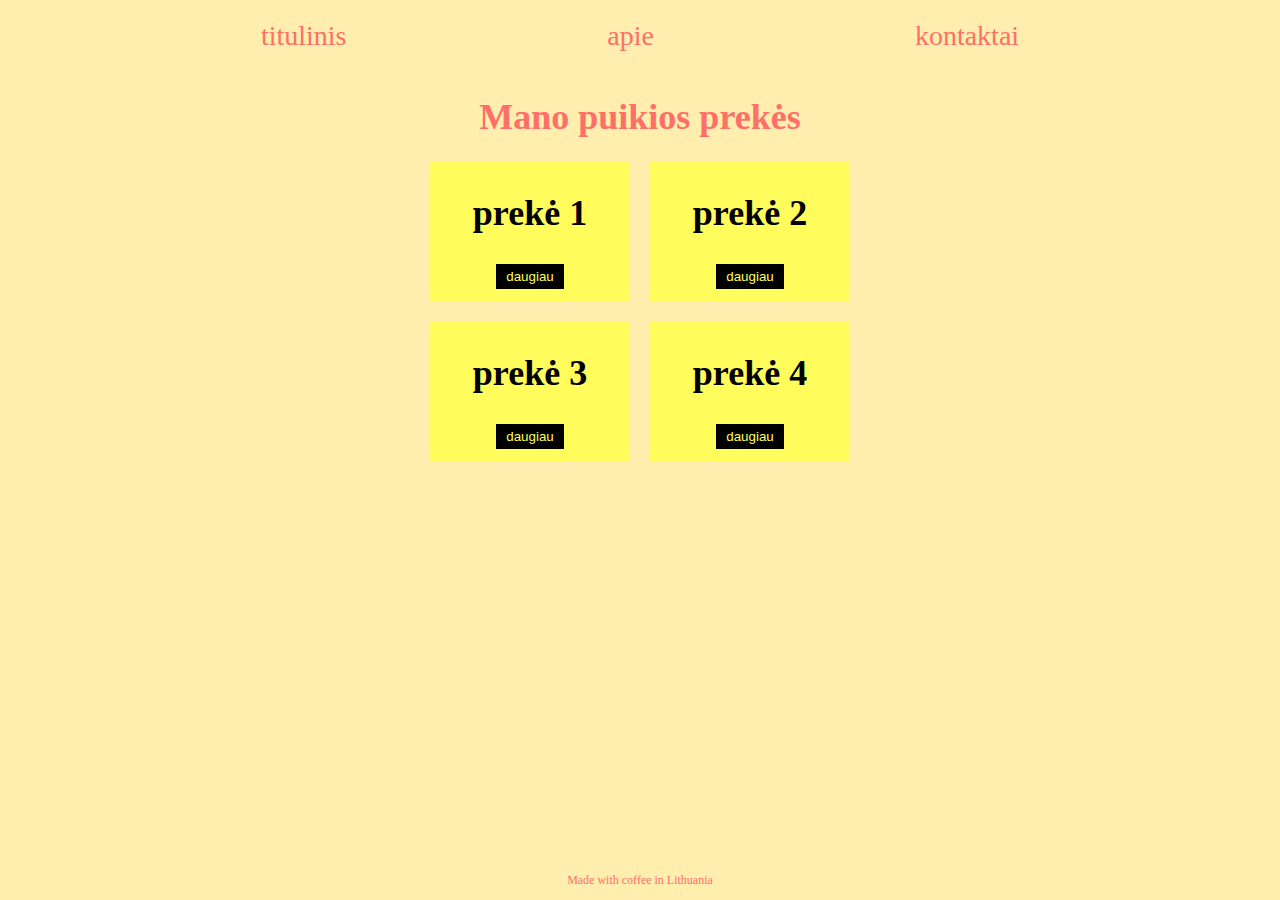
<file: d02/d01/cssvariables/index.html>
<html>
    <head>
        <link rel="stylesheet" href="basic.css">
        <link rel="stylesheet" href="style.css">
    </head>
    <body>
        <header>
            <nav id="navbar">
                <ul>
                    <li><a href="#">titulinis</a></li>
                    <li><a href="#">apie</a></li>
                    <li><a href="#">kontaktai</a></li>
                </ul>
            </nav>
        </header>
        <main>
            <h1>Mano puikios prekės</h1>
            <div class="grid">
                <div class="item">
                    <h2>prekė 1</h2>
                    <button>daugiau</button>
                </div>
                <div class="item">
                    <h2>prekė 2</h2>
                    <button>daugiau</button>
                </div>
                <div class="item">
                    <h2>prekė 3</h2>
                    <button>daugiau</button>
                </div>
                <div class="item featured">
                    <h2>prekė 4</h2>
                    <button>daugiau</button>
                </div>
            </div>
        </main>
        <footer><p>Made with coffee in Lithuania</p></footer>
    </body>
</html>
</file>
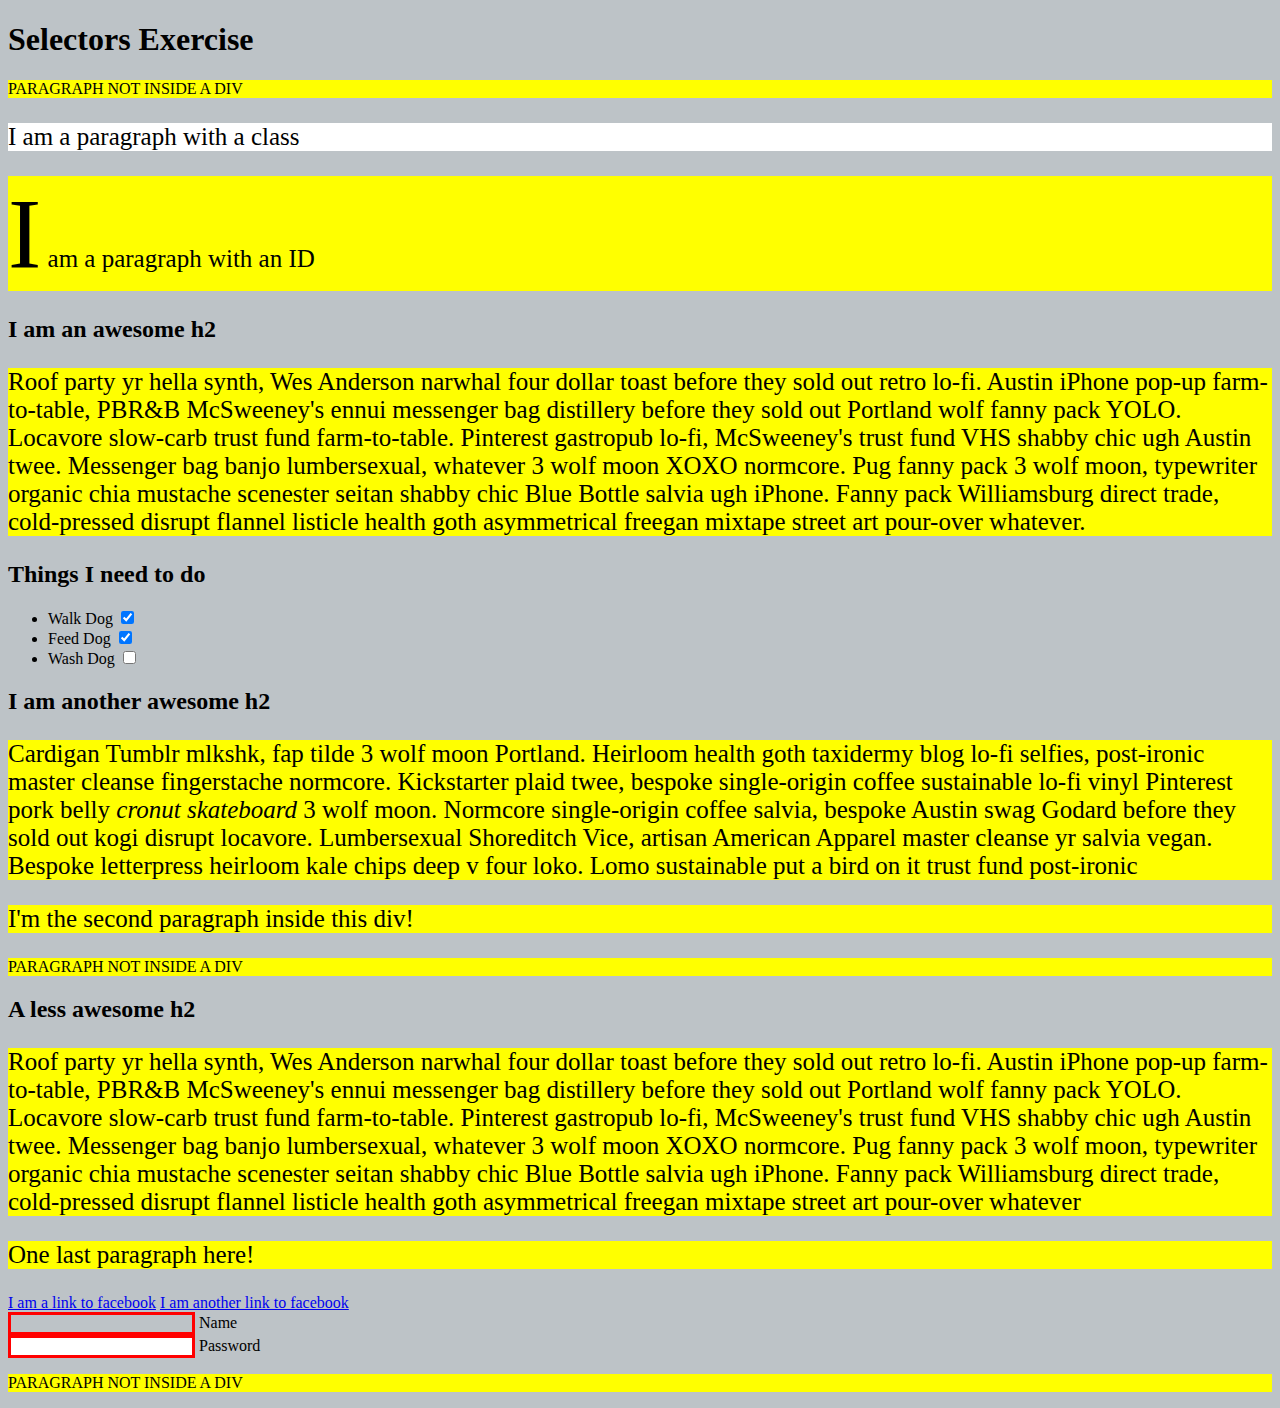
<file: d03/css-uzduotis01/css-uzduotis01/index.html>
<!DOCTYPE html>

<html lang="en">
<head>
	<meta charset="utf-8">
	<meta name="viewport" content="width=device-width, initial-scale=1">
	<title>Page Title</title>
	<link rel="stylesheet" href="assets/css/style.css">
</head>

<body>
	<h1>Selectors Exercise</h1>

	<p>PARAGRAPH NOT INSIDE A DIV</p>

	<div>
		<p class="hello">I am a paragraph with a class</p>
		<p class="special">I am a paragraph with an ID</p>

		<h2>I am an awesome h2</h2>


		<p>Roof party yr hella synth, Wes Anderson narwhal four dollar toast before they sold out retro lo-fi. Austin iPhone pop-up farm-to-table, PBR&B McSweeney's ennui messenger bag distillery before they sold out Portland wolf fanny pack YOLO. Locavore slow-carb trust fund farm-to-table. Pinterest gastropub lo-fi, McSweeney's trust fund VHS shabby chic ugh Austin twee. Messenger bag banjo lumbersexual, whatever 3 wolf moon XOXO normcore. Pug fanny pack 3 wolf moon, typewriter organic chia mustache scenester seitan shabby chic Blue Bottle salvia ugh iPhone. Fanny pack Williamsburg direct trade, cold-pressed disrupt flannel listicle health goth asymmetrical freegan mixtape street art pour-over whatever.</p>

	</div>

	<div>
		<h2>Things I need to do</h2>

		<ul>
			<li>Walk Dog <input type="checkbox" checked> </li>
			<li>Feed Dog <input type="checkbox" checked> </li>
			<li>Wash Dog <input type="checkbox"></li>
		</ul>
	</div>

	<div>
		<h2>I am another awesome h2</h2>

		<p>Cardigan Tumblr mlkshk, fap tilde 3 wolf moon Portland. Heirloom health goth taxidermy blog lo-fi selfies, post-ironic master cleanse fingerstache normcore. Kickstarter plaid twee, bespoke single-origin coffee sustainable lo-fi vinyl Pinterest pork belly <em>cronut skateboard</em> 3 wolf moon. Normcore single-origin coffee salvia, bespoke Austin swag Godard before they sold out kogi disrupt locavore. Lumbersexual Shoreditch Vice, artisan American Apparel master cleanse yr salvia vegan. Bespoke letterpress heirloom kale chips deep v four loko. Lomo sustainable put a bird on it trust fund post-ironic</p>

		<p>I'm the second paragraph inside this div!</p>
	</div>

	<p>PARAGRAPH NOT INSIDE A DIV</p>


	<div>
		<h2>A less awesome h2</h2>

		<p>Roof party yr hella synth, Wes Anderson narwhal four dollar toast before they sold out retro lo-fi. Austin iPhone pop-up farm-to-table, PBR&B McSweeney's ennui messenger bag distillery before they sold out Portland wolf fanny pack YOLO. Locavore slow-carb trust fund farm-to-table. Pinterest gastropub lo-fi, McSweeney's trust fund VHS shabby chic ugh Austin twee. Messenger bag banjo lumbersexual, whatever 3 wolf moon XOXO normcore. Pug fanny pack 3 wolf moon, typewriter organic chia mustache scenester seitan shabby chic Blue Bottle salvia ugh iPhone. Fanny pack Williamsburg direct trade, cold-pressed disrupt flannel listicle health goth asymmetrical freegan mixtape street art pour-over whatever</p>

		<p>One last paragraph here!</p>

		<a href="https://www.facebook.com">I am a link to facebook</a>
		<a href="https://www.facebook.com">I am another link to facebook</a>
		<br>

		<input type="text" name="name" /><label> Name</label><br/>
		<input type="password" name="password" /><label> Password</label><br/>

	</div>

	<p>PARAGRAPH NOT INSIDE A DIV</p>

</body>
</html>
</file>
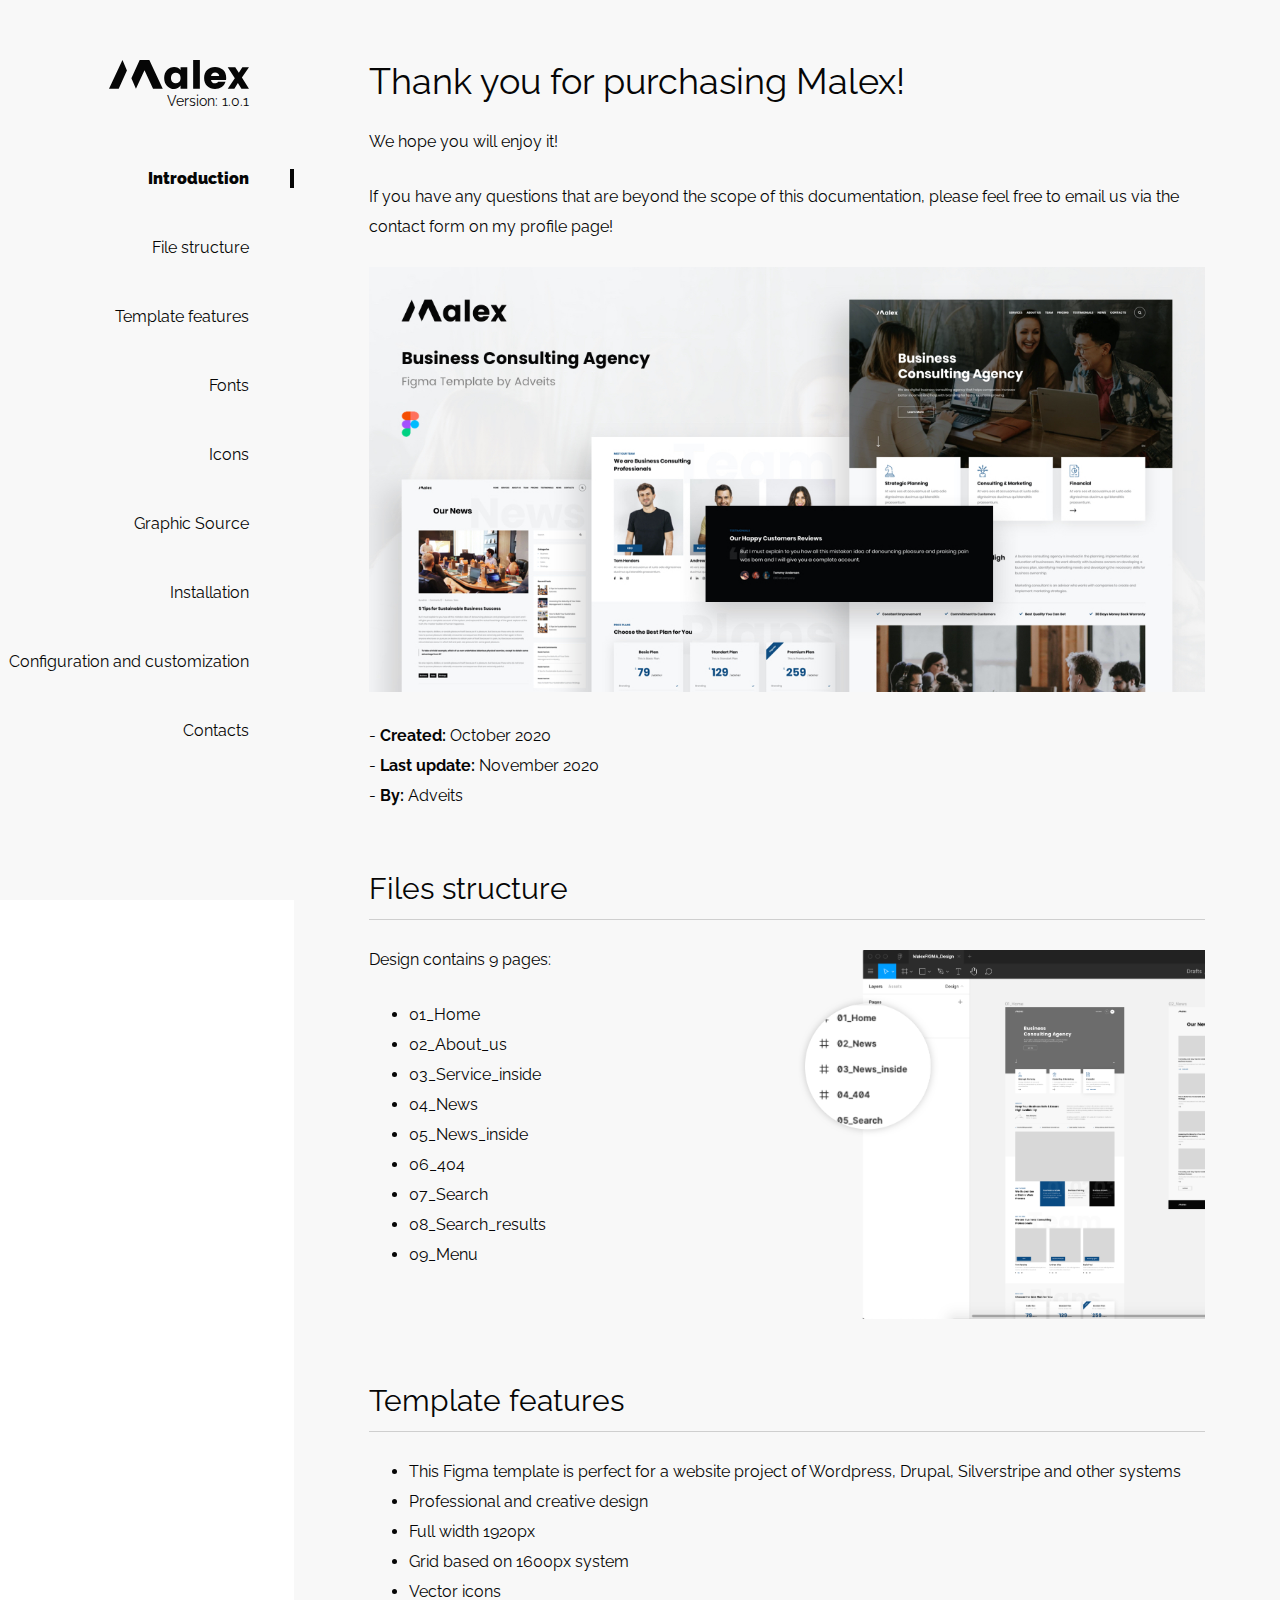
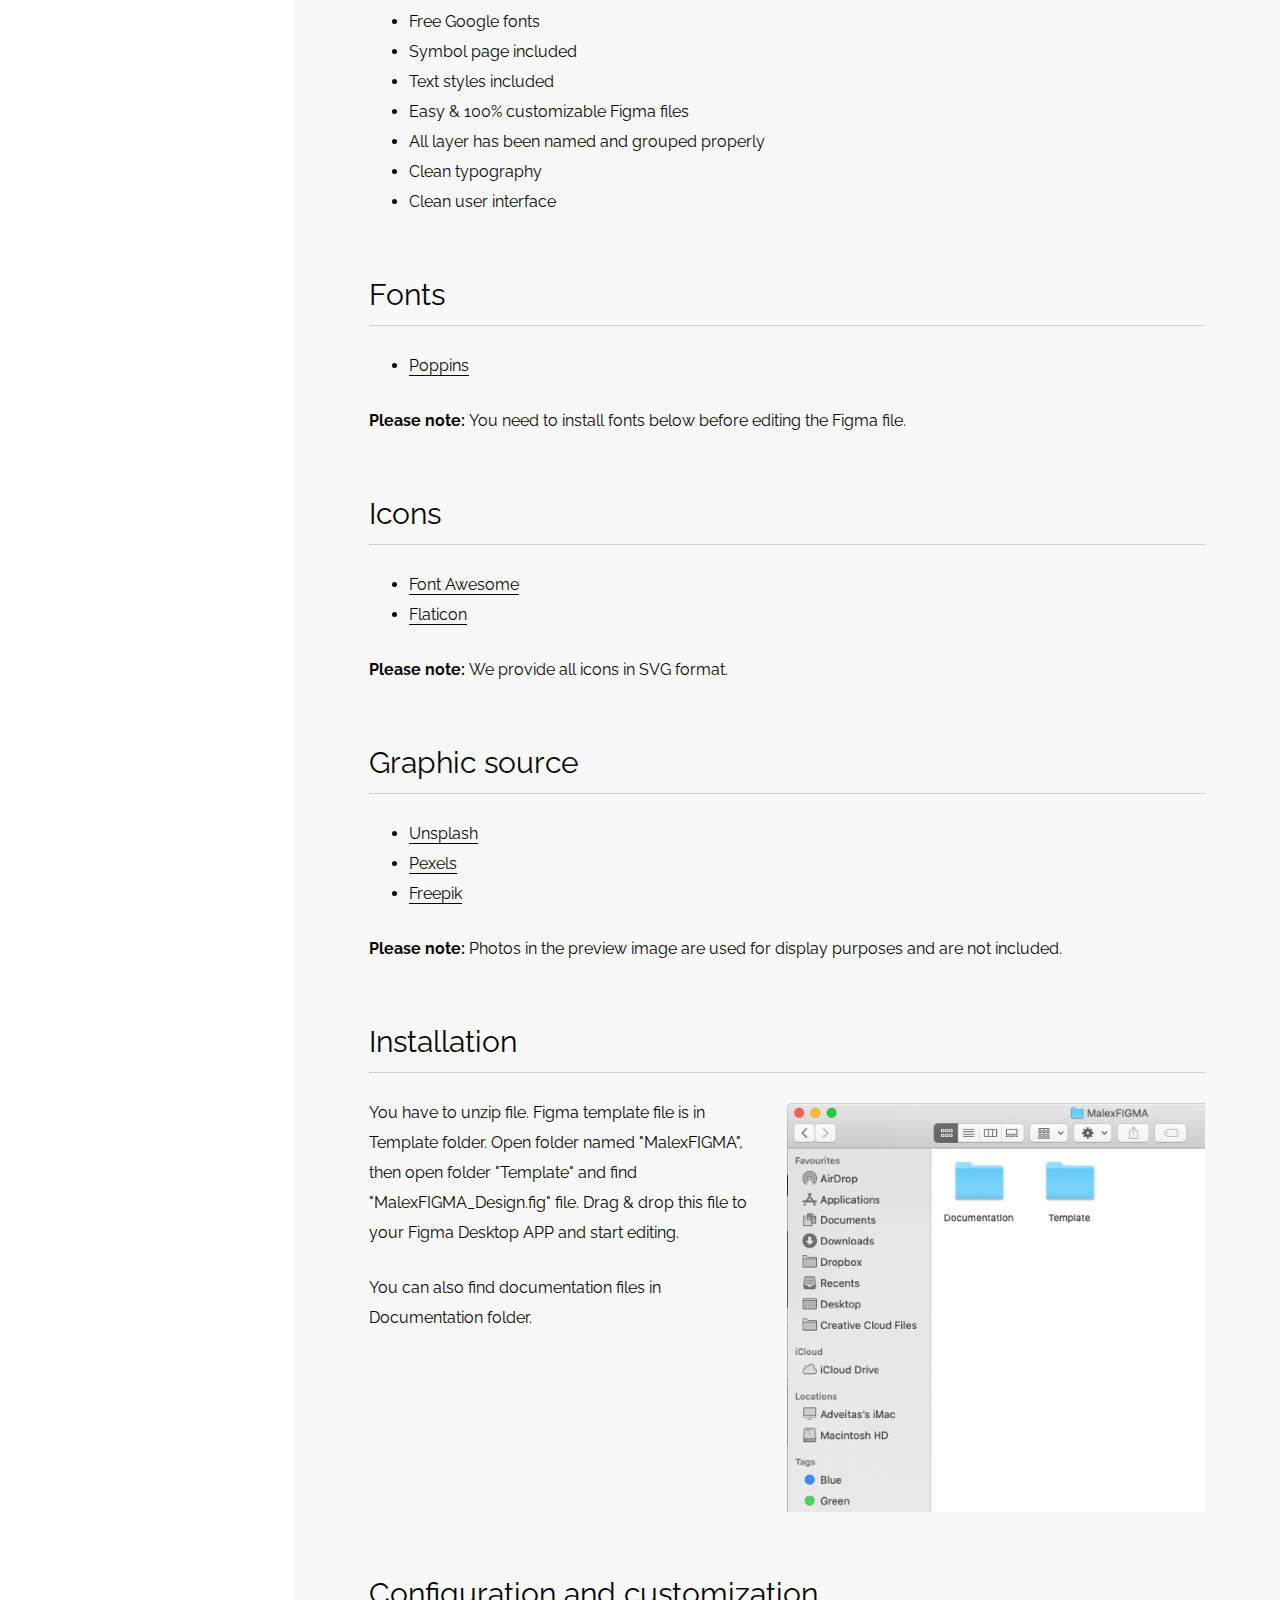
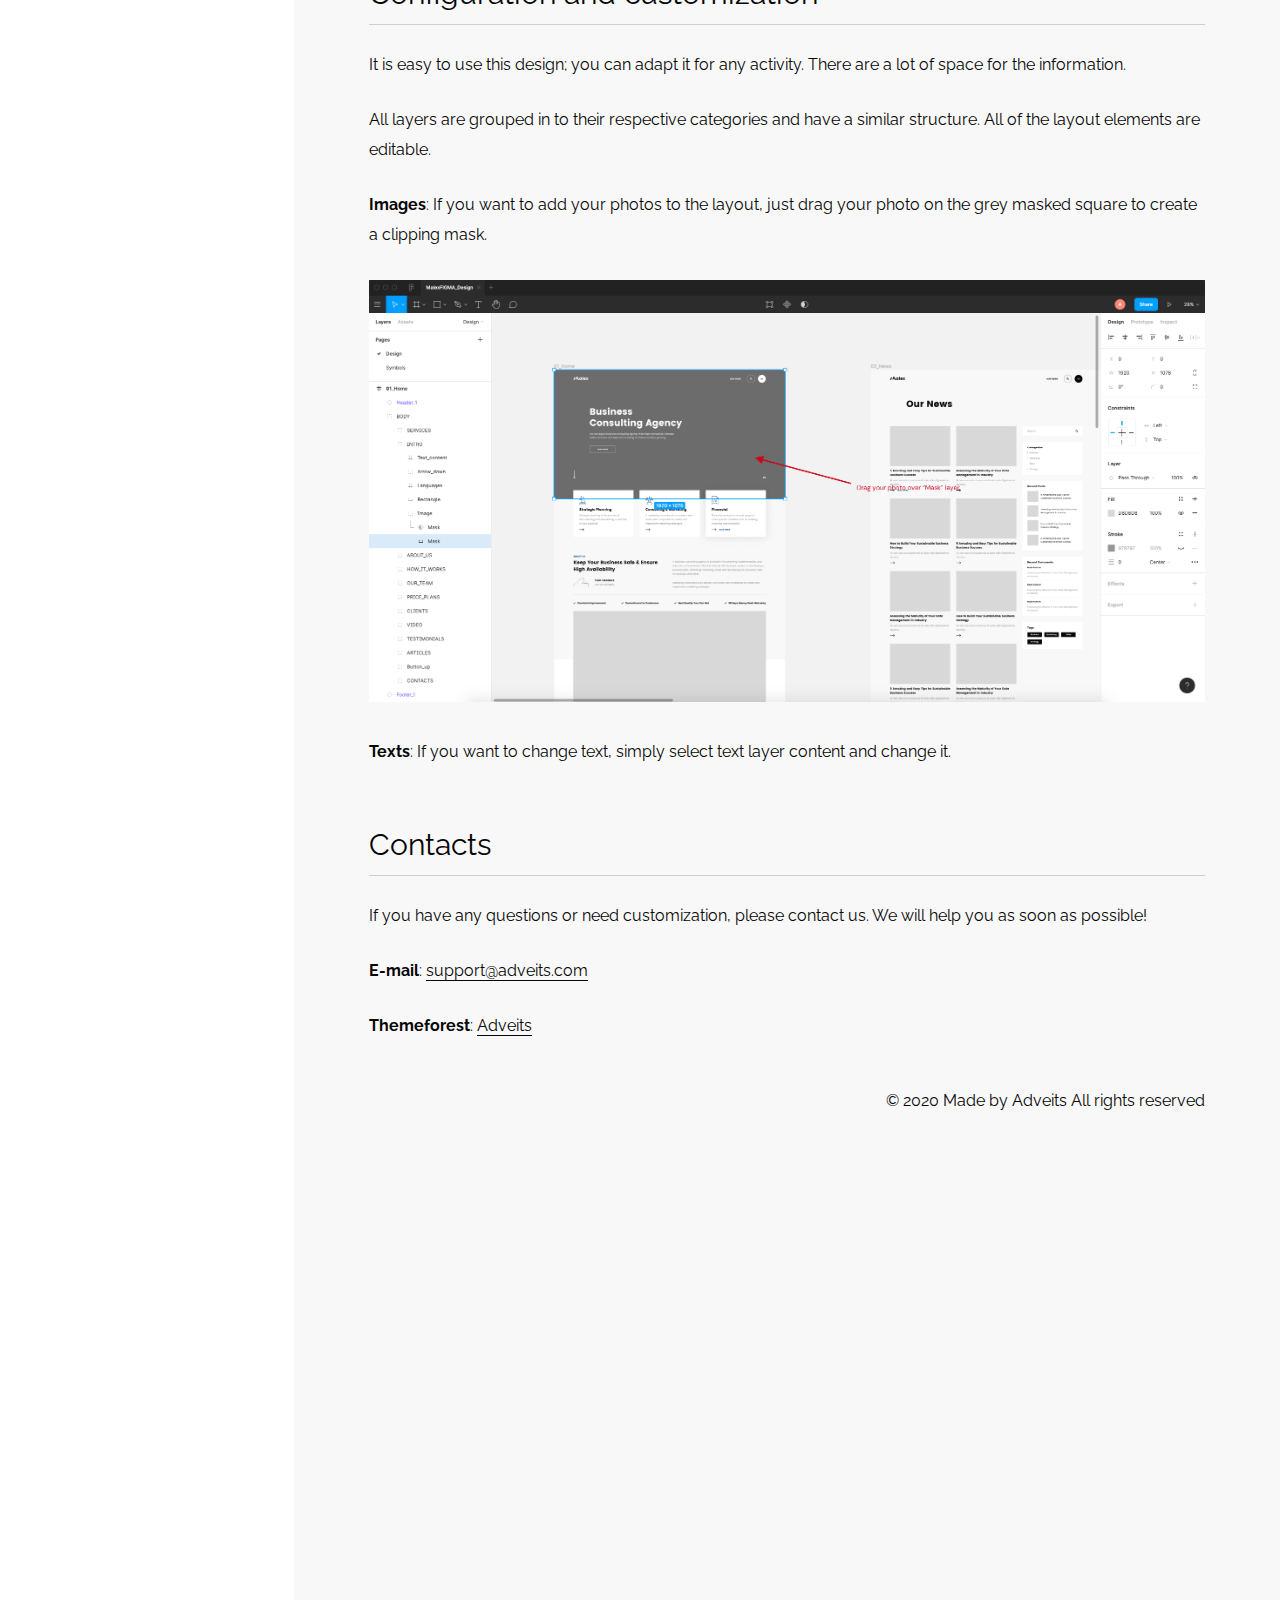
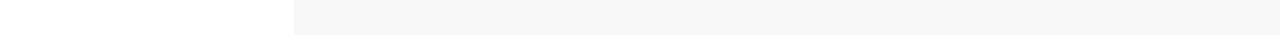
<file: d02/d01/figma/figma/malex/Documentation/Offline/index.html>
<!DOCTYPE html>
<html lang="en">
    <head>
        <meta http-equiv="Content-Type" content="text/html; charset=UTF-8">
        <link rel="stylesheet" href="assets/css/style.css">
        <link href="https://fonts.googleapis.com/css?family=Raleway:400,700,900" rel="stylesheet">
        <link rel="stylesheet" href="https://use.fontawesome.com/releases/v5.7.2/css/all.css">
        <title>Malex documentation | Figma template</title>

        <!-- Useful meta tags -->
        <meta name="viewport" content="width=device-width, initial-scale=1">
    </head>
    <body>
        <div class="main clearfix">
            <aside class="left">
                <div id="logo">
                    <a href="#">
                        <img src="assets/images/logo.svg" alt="Logo">
                    </a>
                    
                    <div class="version">
                        <p>Version: 1.0.1</p>
                    </div>
                </div>
                
                <div id="icon-menu">
                    <a href="#" class="no-border">
                        <i class="fas fa-bars"></i>
                    </a>
                </div>
                
                <nav id="nav">
                    <ul class="clearfix">
                        <li><a href="#introduction" class="active">Introduction</a></li>
                        <li><a href="#file-structure">File structure</a></li>
                        <li><a href="#template-features">Template features</a></li>
                        <li><a href="#fonts">Fonts</a></li>
                        <li><a href="#icons">Icons</a></li>
                        <li><a href="#graphic-source">Graphic Source</a></li>
                        <li><a href="#installation">Installation</a></li>
                        <li><a href="#configuration-and-customization">Configuration and customization</a></li>
                        <li><a href="#contacts">Contacts</a></li>
                    </ul>
                </nav>
            </aside><!-- .left -->
            
            <div class="right">
                <div id="wrapper">
                    <section id="introduction" class="section p-t-60">
                        <h1>Thank you for purchasing Malex!</h1>
                        
                        <p>We hope you will enjoy it!</p>
                        <p>If you have any questions that are beyond the scope of this documentation, please feel free to email us via the contact form on my profile page!</p>
                        <img src="assets/images/01_img.jpg" alt="01 IMG">
                        <p class="no-m-b">- <strong>Created:</strong> October 2020</p>
                        <p class="no-m-t no-m-b">- <strong>Last update:</strong> November 2020</p>
                        <p class="no-m-t">- <strong>By:</strong> Adveits</p>
                    </section>
                    
                    <section id="file-structure" class="section">
                        <h2>Files structure</h2>      
                        
                        <div class="clearfix lf-50">
                            <div class="left">
                                <p>Design contains 9 pages:</p>
                                
                                <ul>
                                    <li>01_Home</li>
                                    <li>02_About_us</li>
                                    <li>03_Service_inside</li>
                                    <li>04_News</li>
                                    <li>05_News_inside</li>
                                    <li>06_404</li>
                                    <li>07_Search</li>
                                    <li>08_Search_results</li>
                                    <li>09_Menu</li>
                                </ul>
                            </div>
                            
                            <div class="right">
                                <img class="m-t-30" src="assets/images/02_img.jpg" alt="02 IMG">
                            </div>
                        </div>
                    </section>

                    <section id="template-features" class="section">
                        <h2>Template features</h2>
                        
                        <ul>
                            <li>This Figma template is perfect for a website project of Wordpress, Drupal, Silverstripe and other systems</li>
                            <li>Professional and creative design</li>
                            <li>Full width 1920px</li>
                            <li>Grid based on 1600px system</li>
                            <li>Vector icons</li>
                            <li>Free Google fonts</li>
                            <li>Symbol page included</li>
                            <li>Text styles included</li>
                            <li>Easy & 100% customizable Figma files</li>
                            <li>All layer has been named and grouped properly</li>
                            <li>Clean typography</li>
                            <li>Clean user interface</li>
                        </ul>
                    </section>

                    <section id="fonts" class="section">
                        <h2>Fonts</h2>
                        
                        <ul>
                            <li><a href="https://fonts.google.com/specimen/Poppins" target="_blank">Poppins</a></li>
                        </ul>
                        
                        <p><strong>Please note: </strong>You need to install fonts below before editing the Figma file.</p>
                    </section>
                    
                    <section id="icons" class="section">
                        <h2>Icons</h2>
                        
                        <ul>
                            <li><a href="https://fontawesome.com/cheatsheet?from=io" target="_blank">Font Awesome</a></li>
                            <li><a href="https://flaticon.com/" target="_blank">Flaticon</a></li>
                        </ul>
                        
                        <p><strong>Please note: </strong>We provide all icons in SVG format.</p>
                    </section>
                    
                    <section id="graphic-source" class="section">
                        <h2>Graphic source</h2>
                        
                        <ul>
                            <li><a href="https://www.unsplash.com/" target="_blank">Unsplash</a></li>
                            <li><a href="https://www.pexels.com/" target="_blank">Pexels</a></li>
                            <li><a href="https://www.freepik.com/" target="_blank">Freepik</a></li>
                        </ul>
                        
                        <p><strong>Please note: </strong>Photos in the preview image are used for display purposes and are not included.</p>
                    </section>
                    
                    <section id="installation" class="section">
                        <h2>Installation</h2>
                        
                        <div class="clearfix lf-50">
                            <div class="left">
                                <p>You have to unzip file. Figma template file is in Template folder. Open folder named "MalexFIGMA", then open folder "Template" and find "MalexFIGMA_Design.fig" file. Drag & drop this file to your Figma Desktop APP and start editing.</p>
                                <p>You can also find documentation files in Documentation folder.</p>
                            </div>
                            
                            <div class="right">
                                <img class="m-t-30" src="assets/images/03_img.jpg" alt="03 IMG">
                            </div>
                        </div>
                    </section> 
                    
                    <section id="configuration-and-customization" class="section">
                        <h2>Configuration and customization</h2>
                        
                        <p>It is easy to use this design; you can adapt it for any activity. There are a lot of space for the information.  </p>
                        <p>All layers are grouped in to their respective categories and have a similar structure. All of the layout elements are editable.</p>
                        <p><strong>Images</strong>: If you want to add your photos to the layout, just drag your photo on the grey masked square to create a clipping mask.
                            <img class="m-t-30" src="assets/images/04_img.jpg" alt="04 IMG">
                        </p>
                        <p><strong>Texts</strong>: If you want to change text, simply select text layer content and change it.</p>  
                    </section>
                    
                    <section id="contacts" class="section">
                        <h2>Contacts</h2>
                        
                        <p>If you have any questions or need customization, please contact us. We will help you as soon as possible!</p>
                        <p><strong>E-mail</strong>: <a href="mailto:support@adveits.com" target="_blank">support@adveits.com</a></p>
                        <p><strong>Themeforest</strong>: <a href="https://themeforest.net/user/adveits" target="_blank">Adveits</a></p>
                    </section>
                    
                    <footer id="footer" class="clearfix m-b-500">
                        <div class="right">
                            <p>© 2020 Made by Adveits All rights reserved</p>
                        </div>
                    </footer>
                </div>
            </div><!-- .right -->
        </div><!-- .main -->
        
        <!-- JS -->
        <script src="https://code.jquery.com/jquery-1.12.0.min.js"></script>
        <script src="assets/js/scripts.js"></script>
    </body>
</html>
</file>
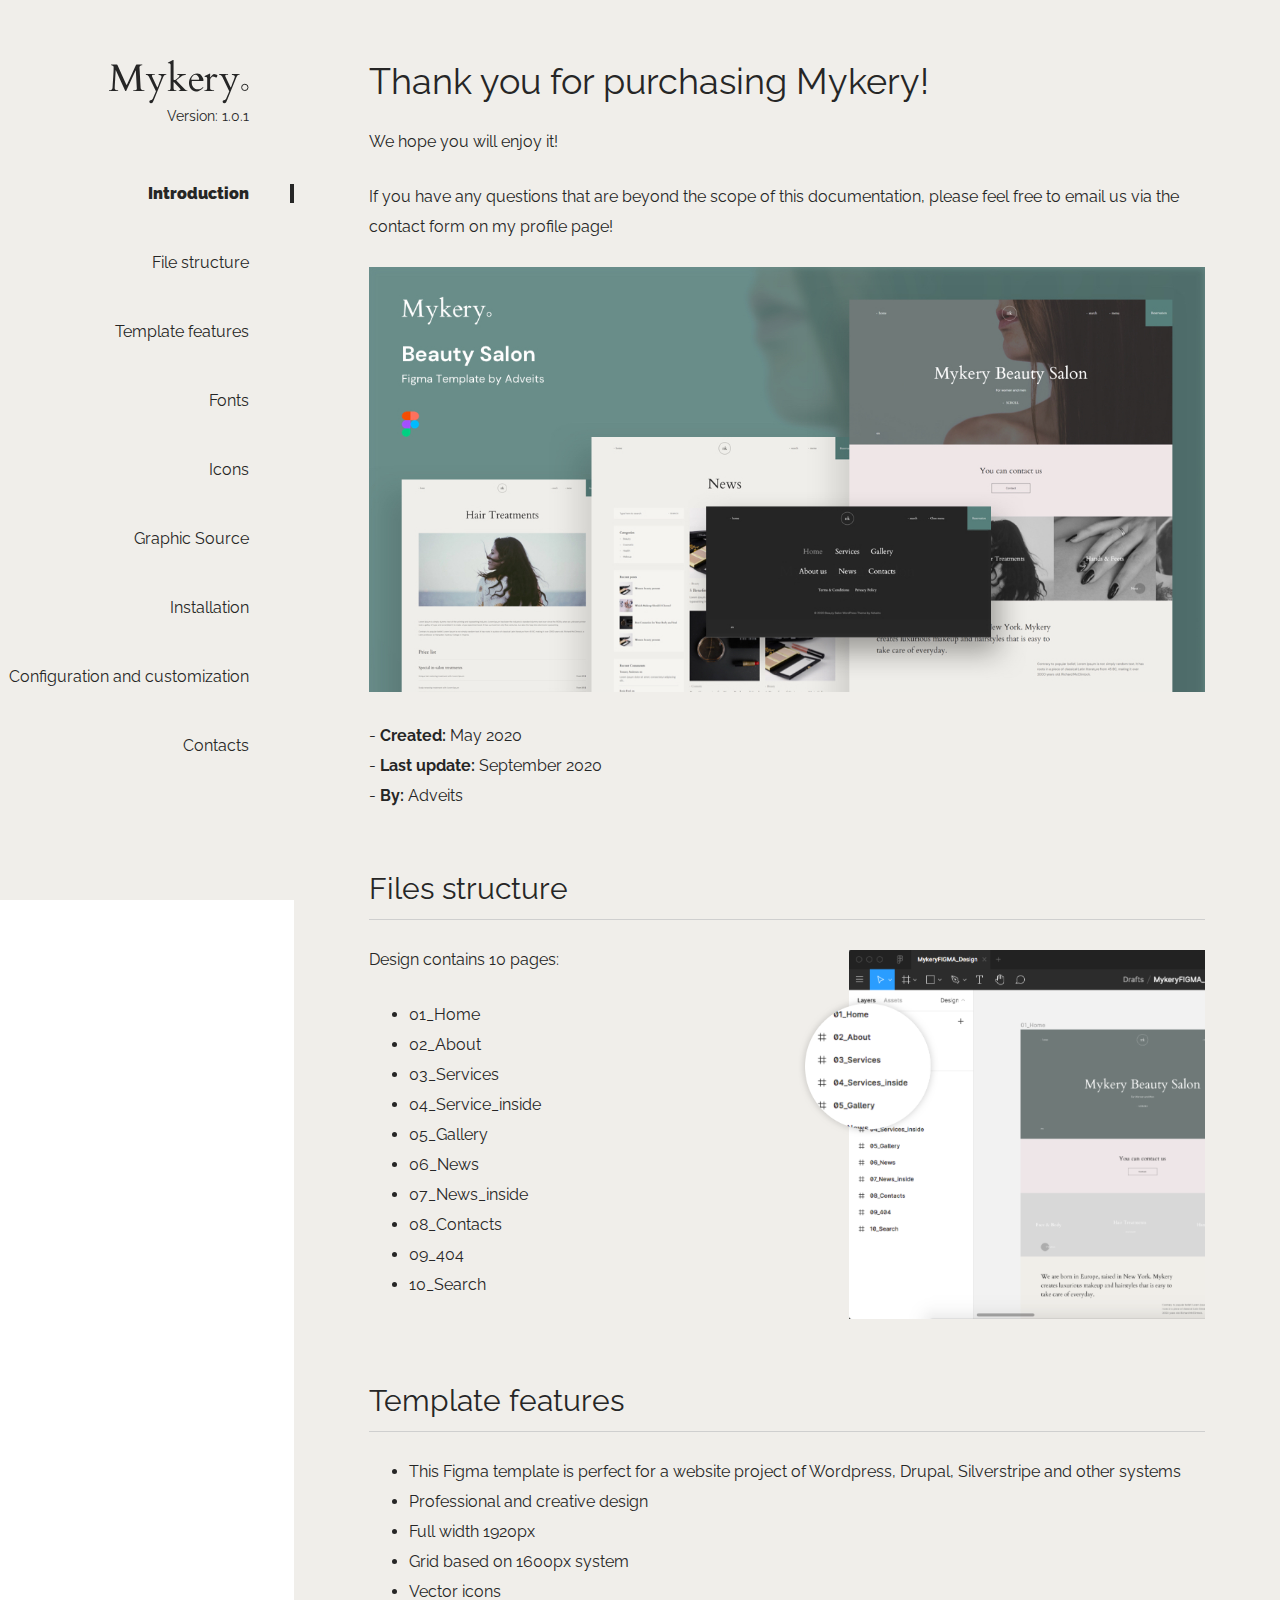
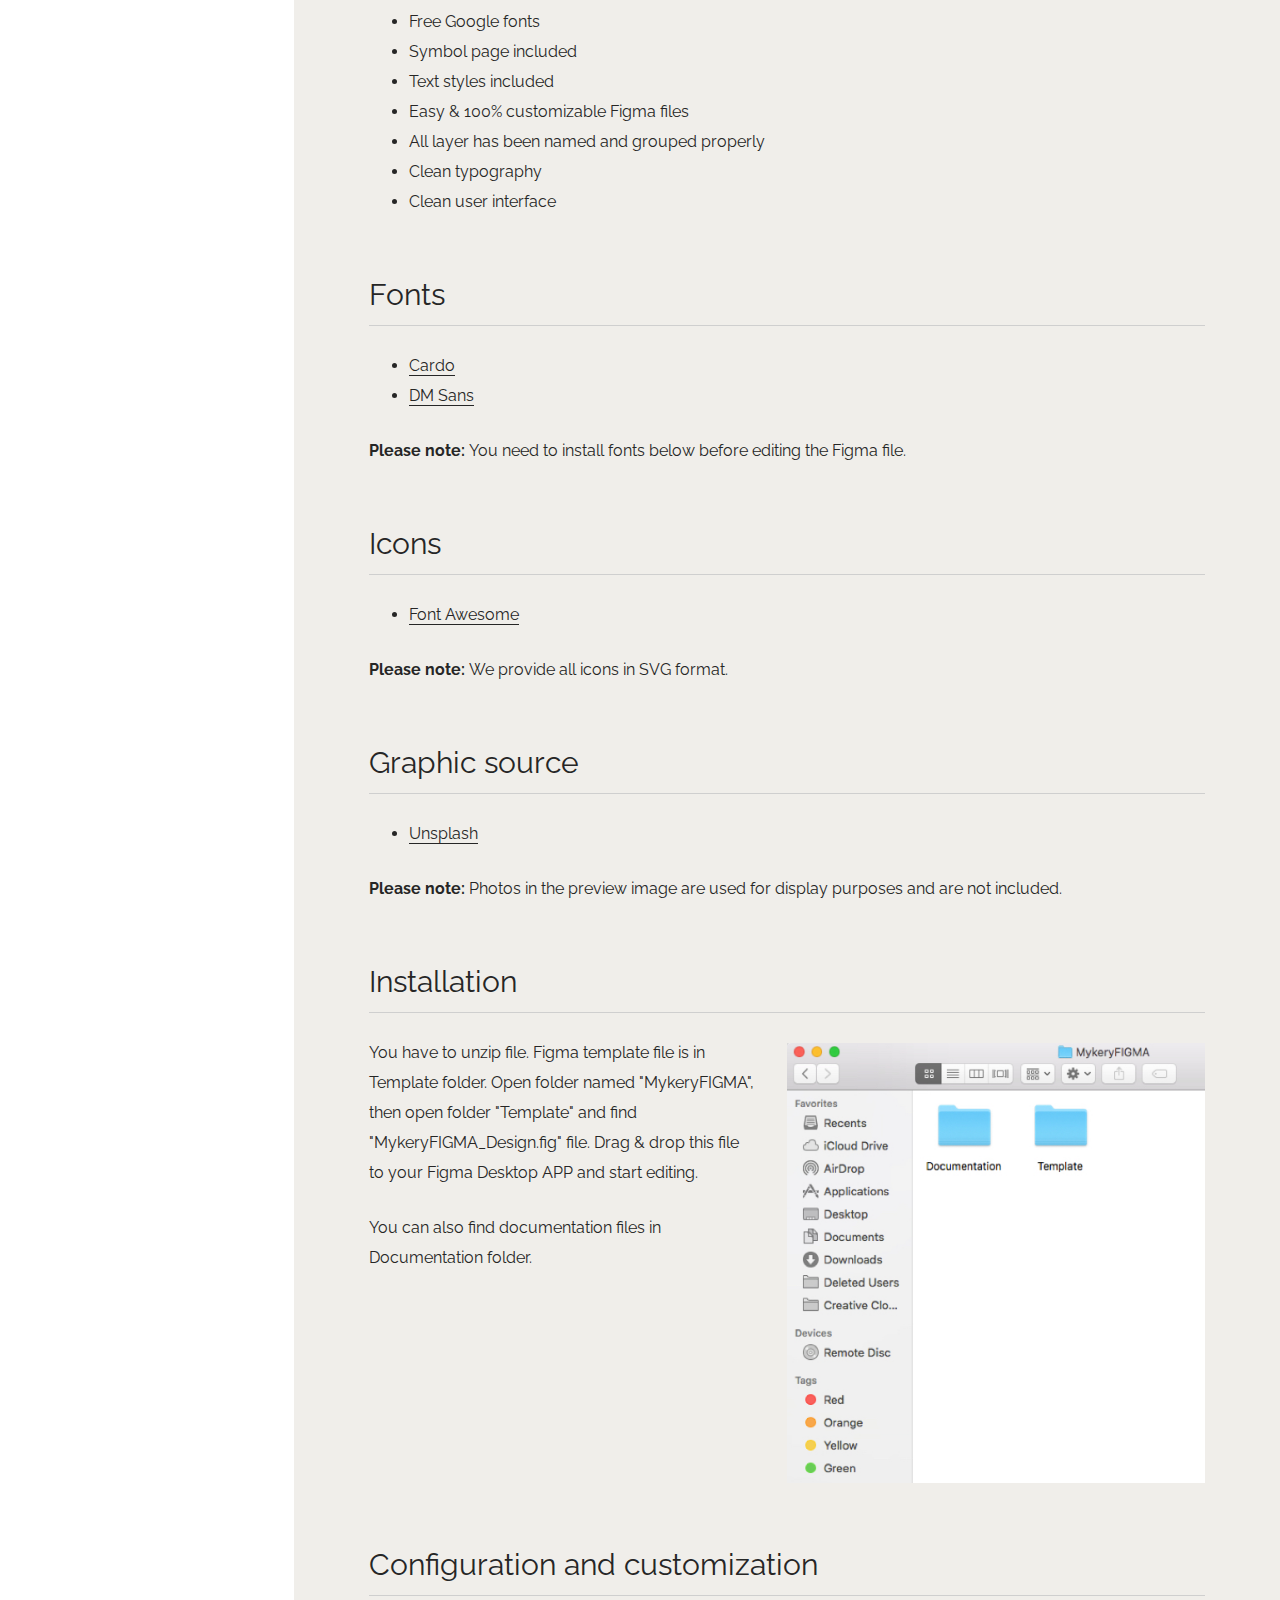
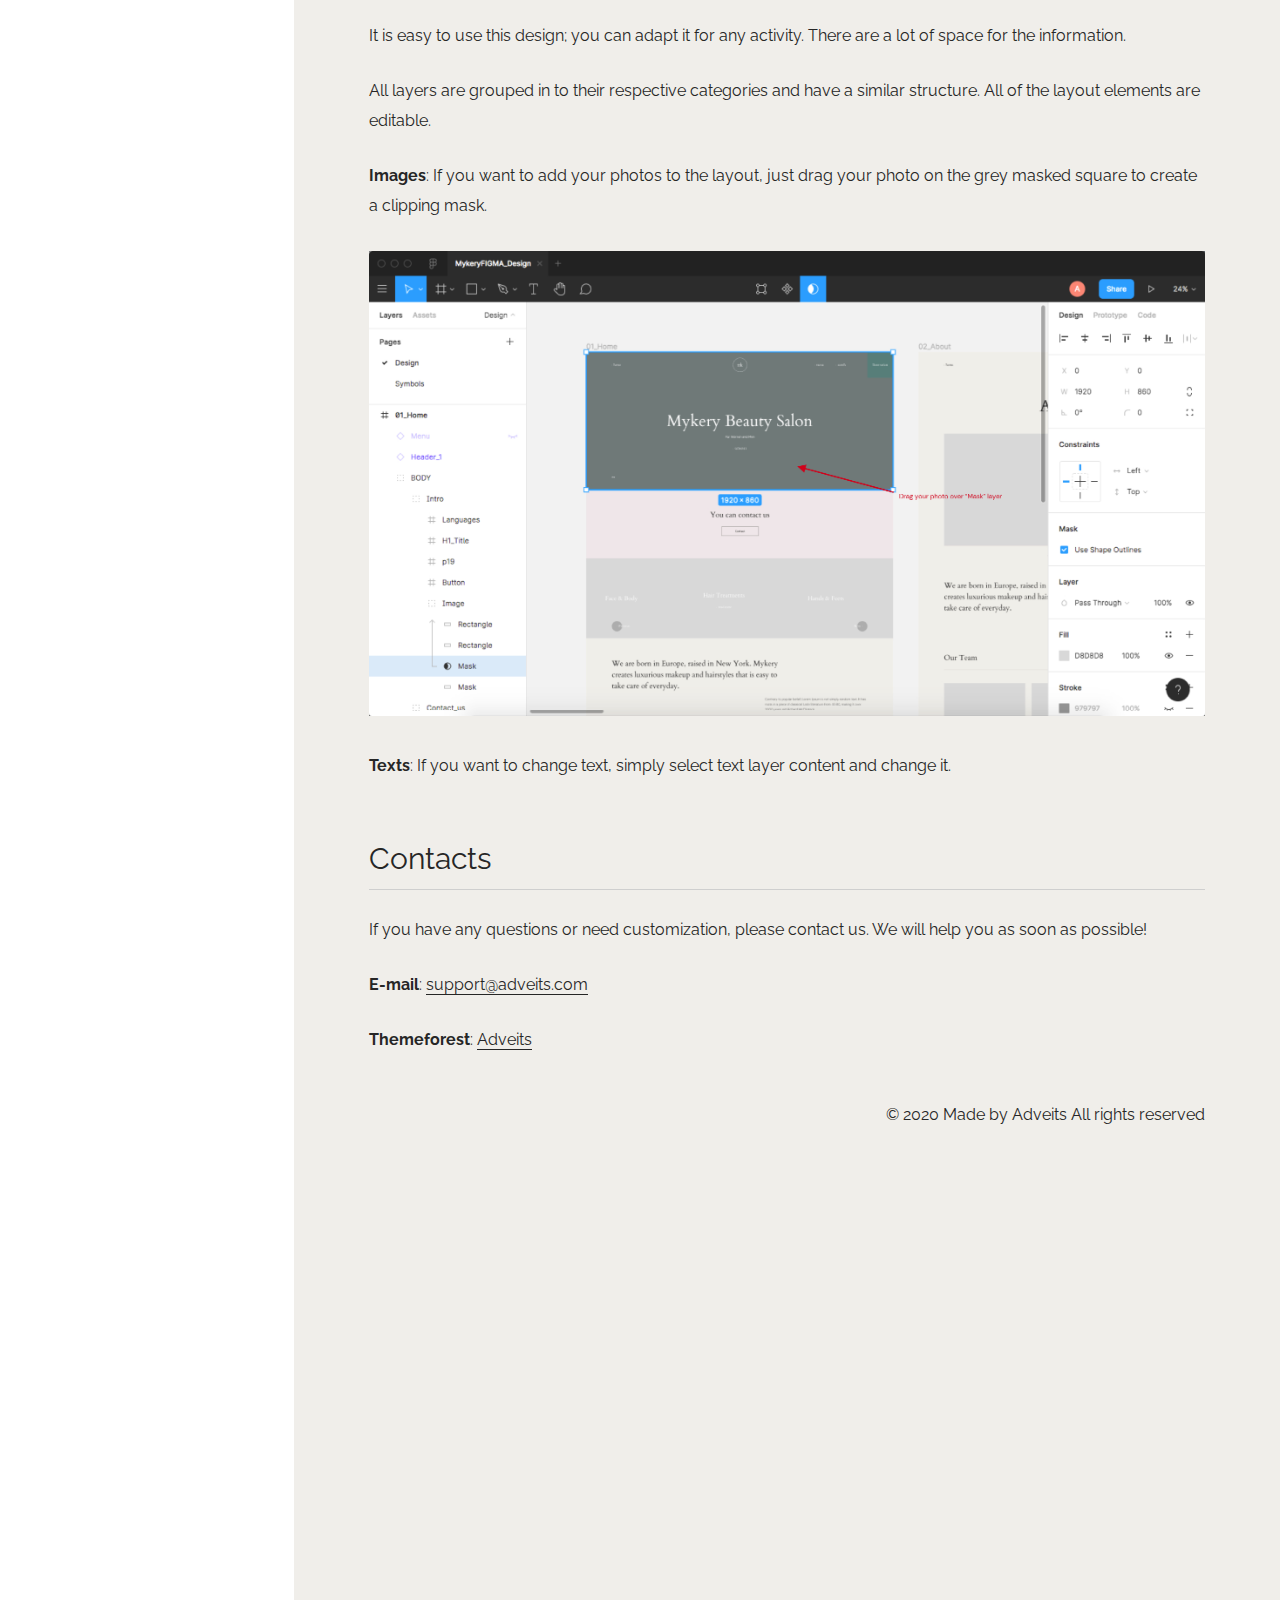
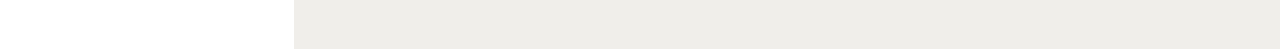
<file: d02/d01/figma/figma/mykery/Documentation/Offline/index.html>
<!DOCTYPE html>
<html lang="en">
    <head>
        <meta http-equiv="Content-Type" content="text/html; charset=UTF-8">
        <link rel="stylesheet" href="assets/css/style.css">
        <link href="https://fonts.googleapis.com/css?family=Raleway:400,700,900" rel="stylesheet">
        <link rel="stylesheet" href="https://use.fontawesome.com/releases/v5.7.2/css/all.css">
        <title>Mykery documentation | Figma template</title>

        <!-- Useful meta tags -->
        <meta name="viewport" content="width=device-width, initial-scale=1">
    </head>
    <body>
        <div class="main clearfix">
            <aside class="left">
                <div id="logo">
                    <a href="#">
                        <img src="assets/images/logo.svg" alt="Logo">
                    </a>
                    
                    <div class="version">
                        <p>Version: 1.0.1</p>
                    </div>
                </div>
                
                <div id="icon-menu">
                    <a href="#" class="no-border">
                        <i class="fas fa-bars"></i>
                    </a>
                </div>
                
                <nav id="nav">
                    <ul class="clearfix">
                        <li><a href="#introduction" class="active">Introduction</a></li>
                        <li><a href="#file-structure">File structure</a></li>
                        <li><a href="#template-features">Template features</a></li>
                        <li><a href="#fonts">Fonts</a></li>
                        <li><a href="#icons">Icons</a></li>
                        <li><a href="#graphic-source">Graphic Source</a></li>
                        <li><a href="#installation">Installation</a></li>
                        <li><a href="#configuration-customization">Configuration and customization</a></li>
                        <li><a href="#contacts">Contacts</a></li>
                    </ul>
                </nav>
            </aside><!-- .left -->
            
            <div class="right">
                <div id="wrapper">
                    <section id="introduction" class="section p-t-60">
                        <h1>Thank you for purchasing Mykery!</h1>
                        
                        <p>We hope you will enjoy it!</p>
                        <p>If you have any questions that are beyond the scope of this documentation, please feel free to email us via the contact form on my profile page!</p>
                        <img src="assets/images/01_img.jpg" alt="01 IMG">
                        <p class="no-m-b">- <strong>Created:</strong> May 2020</p>
                        <p class="no-m-t no-m-b">- <strong>Last update:</strong> September 2020</p>
                        <p class="no-m-t">- <strong>By:</strong> Adveits</p>
                    </section>
                    
                    <section id="file-structure" class="section">
                        <h2>Files structure</h2>      
                        
                        <div class="clearfix lf-50">
                            <div class="left">
                                <p>Design contains 10 pages:</p>
                                
                                <ul>
                                    <li>01_Home</li>
                                    <li>02_About</li>
                                    <li>03_Services</li>
                                    <li>04_Service_inside</li>
                                    <li>05_Gallery</li>
                                    <li>06_News</li>
                                    <li>07_News_inside</li>
                                    <li>08_Contacts</li>
                                    <li>09_404</li>
                                    <li>10_Search</li>
                                </ul>
                            </div>
                            
                            <div class="right">
                                <img class="m-t-30" src="assets/images/02_img.jpg" alt="02 IMG">
                            </div>
                        </div>
                    </section>

                    <section id="template-features" class="section">
                        <h2>Template features</h2>
                        
                        <ul>
                            <li>This Figma template is perfect for a website project of Wordpress, Drupal, Silverstripe and other systems</li>
                            <li>Professional and creative design</li>
                            <li>Full width 1920px</li>
                            <li>Grid based on 1600px system</li>
                            <li>Vector icons</li>
                            <li>Free Google fonts</li>
                            <li>Symbol page included</li>
                            <li>Text styles included</li>
                            <li>Easy & 100% customizable Figma files</li>
                            <li>All layer has been named and grouped properly</li>
                            <li>Clean typography</li>
                            <li>Clean user interface</li>
                        </ul>
                    </section>

                    <section id="fonts" class="section">
                        <h2>Fonts</h2>
                        
                        <ul>
                            <li><a href="https://fonts.google.com/specimen/Cardo" target="_blank">Cardo</a></li>
                            <li><a href="https://fonts.google.com/specimen/DM+Sans" target="_blank">DM Sans</a></li>
                        </ul>
                        
                        <p><strong>Please note: </strong>You need to install fonts below before editing the Figma file.</p>
                    </section>
                    
                    <section id="icons" class="section">
                        <h2>Icons</h2>
                        
                        <ul>
                            <li><a href="https://fontawesome.com/cheatsheet?from=io" target="_blank">Font Awesome</a></li>
                        </ul>
                        
                        <p><strong>Please note: </strong>We provide all icons in SVG format.</p>
                    </section>
                    
                    <section id="graphic-source" class="section">
                        <h2>Graphic source</h2>
                        
                        <ul>
                            <li><a href="https://www.unsplash.com/" target="_blank">Unsplash</a></li>
                        </ul>
                        
                        <p><strong>Please note: </strong>Photos in the preview image are used for display purposes and are not included.</p>
                    </section>
                    
                    <section id="installation" class="section">
                        <h2>Installation</h2>
                        
                        <div class="clearfix lf-50">
                            <div class="left">
                                <p>You have to unzip file. Figma template file is in Template folder. Open folder named "MykeryFIGMA", then open folder "Template" and find "MykeryFIGMA_Design.fig" file. Drag &amp; drop this file to your Figma Desktop APP and start editing.</p>
                                <p>You can also find documentation files in Documentation folder.</p>
                            </div>
                            
                            <div class="right">
                                <img class="m-t-30" src="assets/images/03_img.jpg" alt="03 IMG">
                            </div>
                        </div>    
                    </section>
                    
                    <section id="configuration-customization" class="section">
                        <h2>Configuration and customization</h2>
                        
                        <p>It is easy to use this design; you can adapt it for any activity. There are a lot of space for the information.  </p>
                        <p>All layers are grouped in to their respective categories and have a similar structure. All of the layout elements are editable.</p>
                        <p><strong>Images</strong>: If you want to add your photos to the layout, just drag your photo on the grey masked square to create a clipping mask.
                            <img class="m-t-30" src="assets/images/04_img.jpg" alt="04 IMG">
                        </p>
                        <p><strong>Texts</strong>: If you want to change text, simply select text layer content and change it.</p>  
                    </section>
                    
                    <section id="contacts" class="section">
                        <h2>Contacts</h2>
                        
                        <p>If you have any questions or need customization, please contact us. We will help you as soon as possible!</p>
                        <p><strong>E-mail</strong>: <a href="mailto:support@adveits.com" target="_blank">support@adveits.com</a></p>
                        <p><strong>Themeforest</strong>: <a href="https://themeforest.net/user/adveits" target="_blank">Adveits</a></p>
                    </section>
                    
                    <footer id="footer" class="clearfix m-b-500">
                        <div class="right">
                            <p>© 2020 Made by Adveits All rights reserved</p>
                        </div>
                    </footer>
                </div>
            </div><!-- .right -->
        </div><!-- .main -->
        
        <!-- JS -->
        <script src="https://code.jquery.com/jquery-1.12.0.min.js"></script>
        <script src="assets/js/scripts.js"></script>
    </body>
</html>
</file>
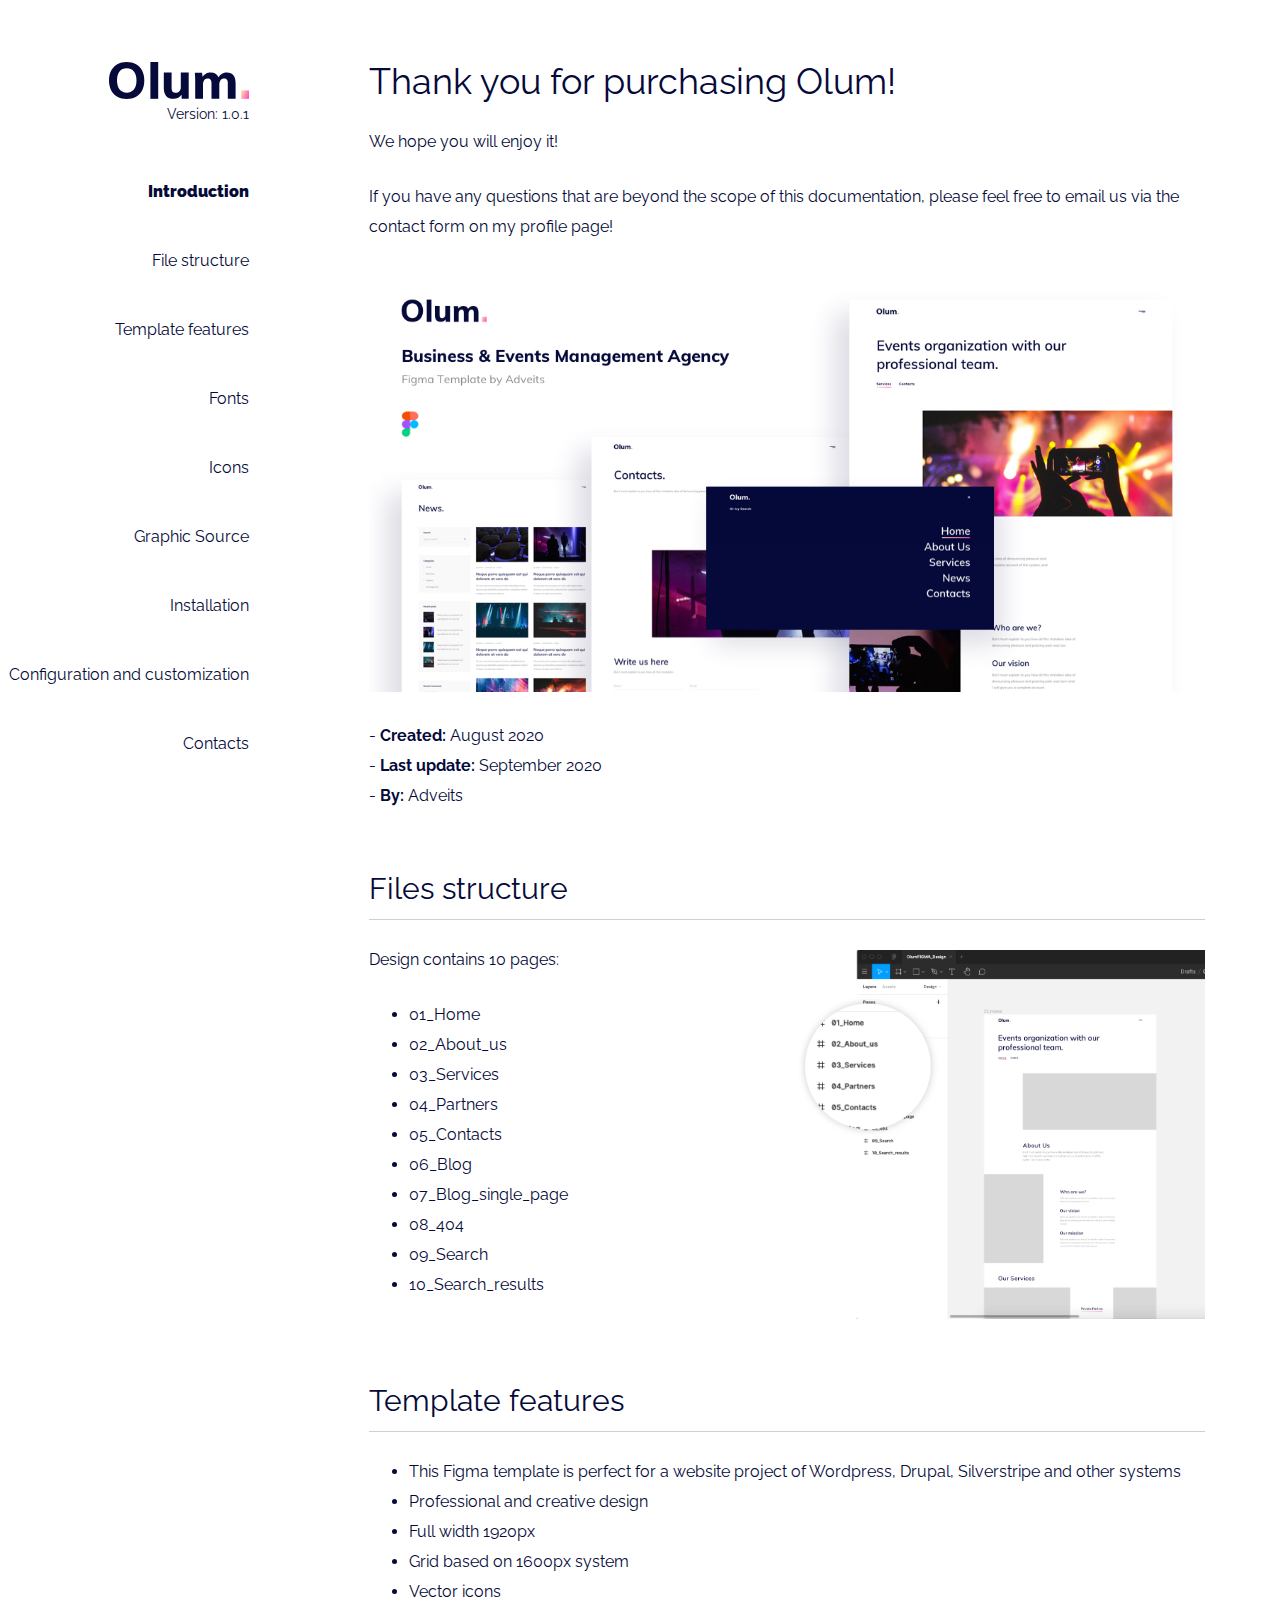
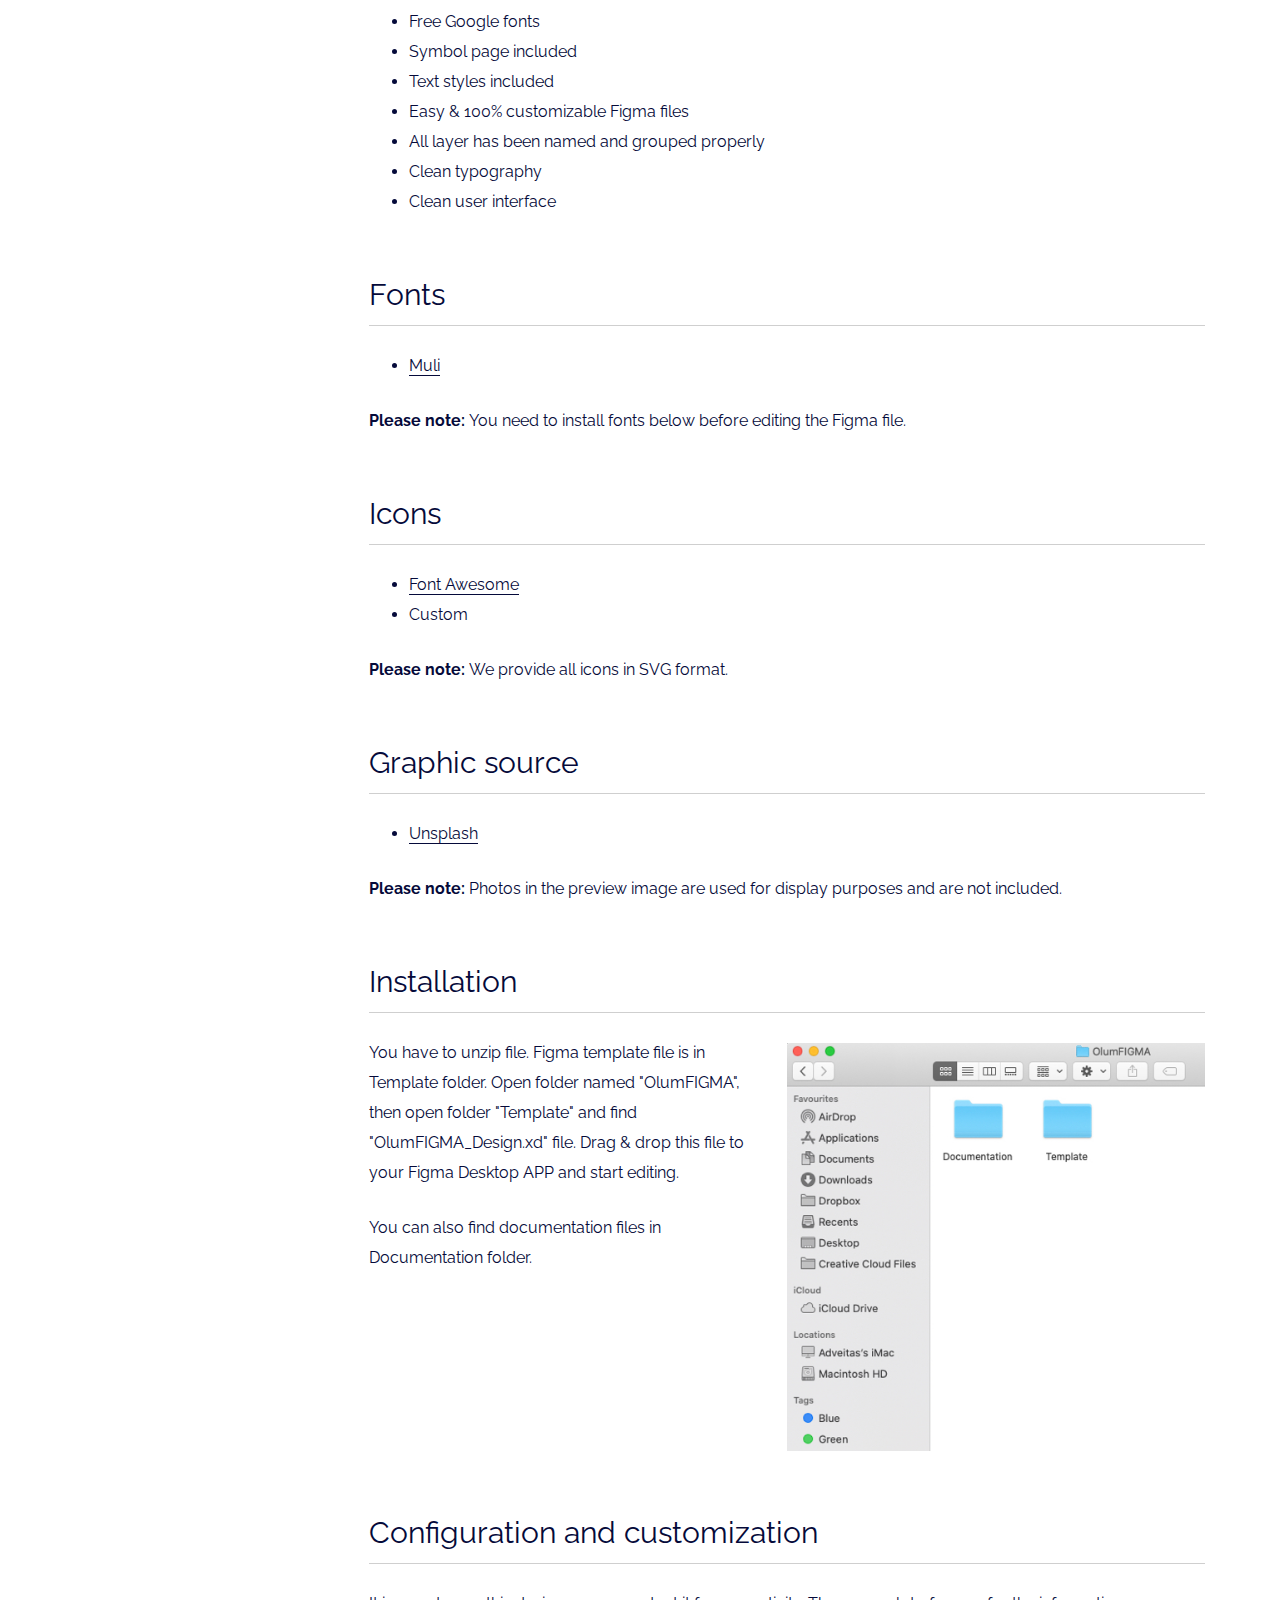
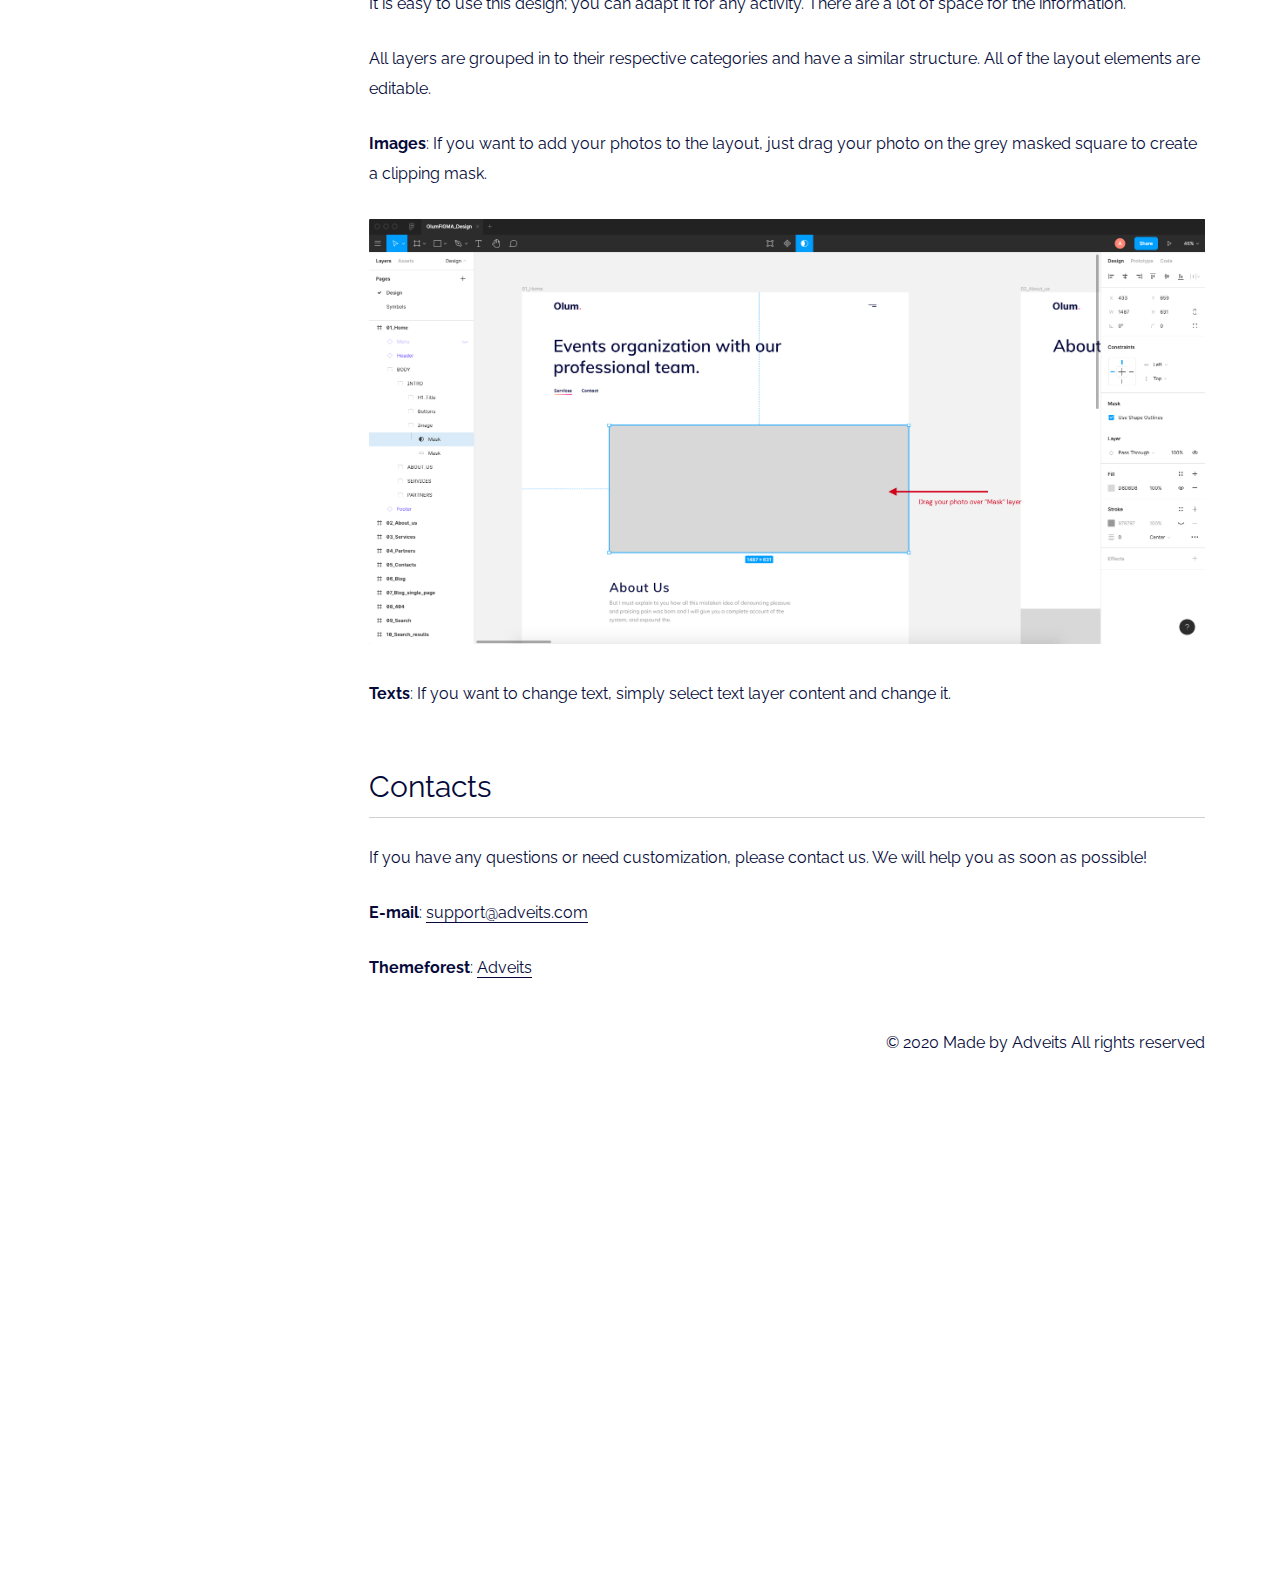
<file: d02/d01/figma/figma/olum/Documentation/Offline/index.html>
<!DOCTYPE html>
<html lang="en">
    <head>
        <meta http-equiv="Content-Type" content="text/html; charset=UTF-8">
        <link rel="stylesheet" href="assets/css/style.css">
        <link href="https://fonts.googleapis.com/css?family=Raleway:400,700,900" rel="stylesheet">
        <link rel="stylesheet" href="https://use.fontawesome.com/releases/v5.7.2/css/all.css">
        <title>Olum documentation | Figma template</title>

        <!-- Useful meta tags -->
        <meta name="viewport" content="width=device-width, initial-scale=1">
    </head>
    <body>
        <div class="main clearfix">
            <aside class="left">
                <div id="logo">
                    <a href="#">
                        <img src="assets/images/logo.svg" alt="Logo">
                    </a>
                    
                    <div class="version">
                        <p>Version: 1.0.1</p>
                    </div>
                </div>
                
                <div id="icon-menu">
                    <a href="#" class="no-border">
                        <i class="fas fa-bars"></i>
                    </a>
                </div>
                
                <nav id="nav">
                    <ul class="clearfix">
                        <li><a href="#introduction" class="active">Introduction</a></li>
                        <li><a href="#file-structure">File structure</a></li>
                        <li><a href="#template-features">Template features</a></li>
                        <li><a href="#fonts">Fonts</a></li>
                        <li><a href="#icons">Icons</a></li>
                        <li><a href="#graphic-source">Graphic Source</a></li>
                        <li><a href="#installation">Installation</a></li>
                        <li><a href="#configuration-and-customization">Configuration and customization</a></li>
                        <li><a href="#contacts">Contacts</a></li>
                    </ul>
                </nav>
            </aside><!-- .left -->
            
            <div class="right">
                <div id="wrapper">
                    <section id="introduction" class="section p-t-60">
                        <h1>Thank you for purchasing Olum!</h1>
                        
                        <p>We hope you will enjoy it!</p>
                        <p>If you have any questions that are beyond the scope of this documentation, please feel free to email us via the contact form on my profile page!</p>
                        <img src="assets/images/01_img.jpg" alt="01 IMG">
                        <p class="no-m-b">- <strong>Created:</strong> August 2020</p>
                        <p class="no-m-t no-m-b">- <strong>Last update:</strong> September 2020</p>
                        <p class="no-m-t">- <strong>By:</strong> Adveits</p>
                    </section>
                    
                    <section id="file-structure" class="section">
                        <h2>Files structure</h2>      
                        
                        <div class="clearfix lf-50">
                            <div class="left">
                                <p>Design contains 10 pages:</p>
                                
                                <ul>
                                    <li>01_Home</li>
                                    <li>02_About_us</li>
                                    <li>03_Services</li>
                                    <li>04_Partners</li>
                                    <li>05_Contacts</li>
                                    <li>06_Blog</li>
                                    <li>07_Blog_single_page</li>
                                    <li>08_404</li>
                                    <li>09_Search</li>
                                    <li>10_Search_results</li>
                                </ul>
                            </div>
                            
                            <div class="right">
                                <img class="m-t-30" src="assets/images/02_img.jpg" alt="02 IMG">
                            </div>
                        </div>
                    </section>

                    <section id="template-features" class="section">
                        <h2>Template features</h2>
                        
                        <ul>
                            <li>This Figma template is perfect for a website project of Wordpress, Drupal, Silverstripe and other systems</li>
                            <li>Professional and creative design</li>
                            <li>Full width 1920px</li>
                            <li>Grid based on 1600px system</li>
                            <li>Vector icons</li>
                            <li>Free Google fonts</li>
                            <li>Symbol page included</li>
                            <li>Text styles included</li>
                            <li>Easy & 100% customizable Figma files</li>
                            <li>All layer has been named and grouped properly</li>
                            <li>Clean typography</li>
                            <li>Clean user interface</li>
                        </ul>
                    </section>

                    <section id="fonts" class="section">
                        <h2>Fonts</h2>
                        
                        <ul>
                            <li><a href="https://fonts.google.com/specimen/Muli" target="_blank">Muli</a></li>
                        </ul>
                        
                        <p><strong>Please note: </strong>You need to install fonts below before editing the Figma file.</p>
                    </section>
                    
                    <section id="icons" class="section">
                        <h2>Icons</h2>
                        
                        <ul>
                            <li><a href="https://fontawesome.com/cheatsheet?from=io" target="_blank">Font Awesome</a></li>
                            <li>Custom</li>
                        </ul>
                        
                        <p><strong>Please note: </strong>We provide all icons in SVG format.</p>
                    </section>
                    
                    <section id="graphic-source" class="section">
                        <h2>Graphic source</h2>
                        
                        <ul>
                            <li><a href="https://www.unsplash.com/" target="_blank">Unsplash</a></li>
                        </ul>
                        
                        <p><strong>Please note: </strong>Photos in the preview image are used for display purposes and are not included.</p>
                    </section>
                    
                    <section id="installation" class="section">
                        <h2>Installation</h2>
                        
                        <div class="clearfix lf-50">
                            <div class="left">
                                <p>You have to unzip file. Figma template file is in Template folder. Open folder named "OlumFIGMA", then open folder "Template" and find "OlumFIGMA_Design.xd" file. Drag & drop this file to your Figma Desktop APP and start editing.</p>
                                <p>You can also find documentation files in Documentation folder.</p>
                            </div>
                            
                            <div class="right">
                                <img class="m-t-30" src="assets/images/03_img.jpg" alt="03 IMG">
                            </div>
                        </div>
                    </section>
                    
                    <section id="configuration-and-customization" class="section">
                        <h2>Configuration and customization</h2>
                        
                        <p>It is easy to use this design; you can adapt it for any activity. There are a lot of space for the information.  </p>
                        <p>All layers are grouped in to their respective categories and have a similar structure. All of the layout elements are editable.</p>
                        <p><strong>Images</strong>: If you want to add your photos to the layout, just drag your photo on the grey masked square to create a clipping mask.
                            <img class="m-t-30" src="assets/images/04_img.jpg" alt="04 IMG">
                        </p>
                        <p><strong>Texts</strong>: If you want to change text, simply select text layer content and change it.</p>  
                    </section>
                    
                    <section id="contacts" class="section">
                        <h2>Contacts</h2>
                        
                        <p>If you have any questions or need customization, please contact us. We will help you as soon as possible!</p>
                        <p><strong>E-mail</strong>: <a href="mailto:support@adveits.com" target="_blank">support@adveits.com</a></p>
                        <p><strong>Themeforest</strong>: <a href="https://themeforest.net/user/adveits" target="_blank">Adveits</a></p>
                    </section>
                    
                    <footer id="footer" class="clearfix m-b-500">
                        <div class="right">
                            <p>© 2020 Made by Adveits All rights reserved</p>
                        </div>
                    </footer>
                </div>
            </div><!-- .right -->
        </div><!-- .main -->
        
        <!-- JS -->
        <script src="https://code.jquery.com/jquery-1.12.0.min.js"></script>
        <script src="assets/js/scripts.js"></script>
    </body>
</html>
</file>
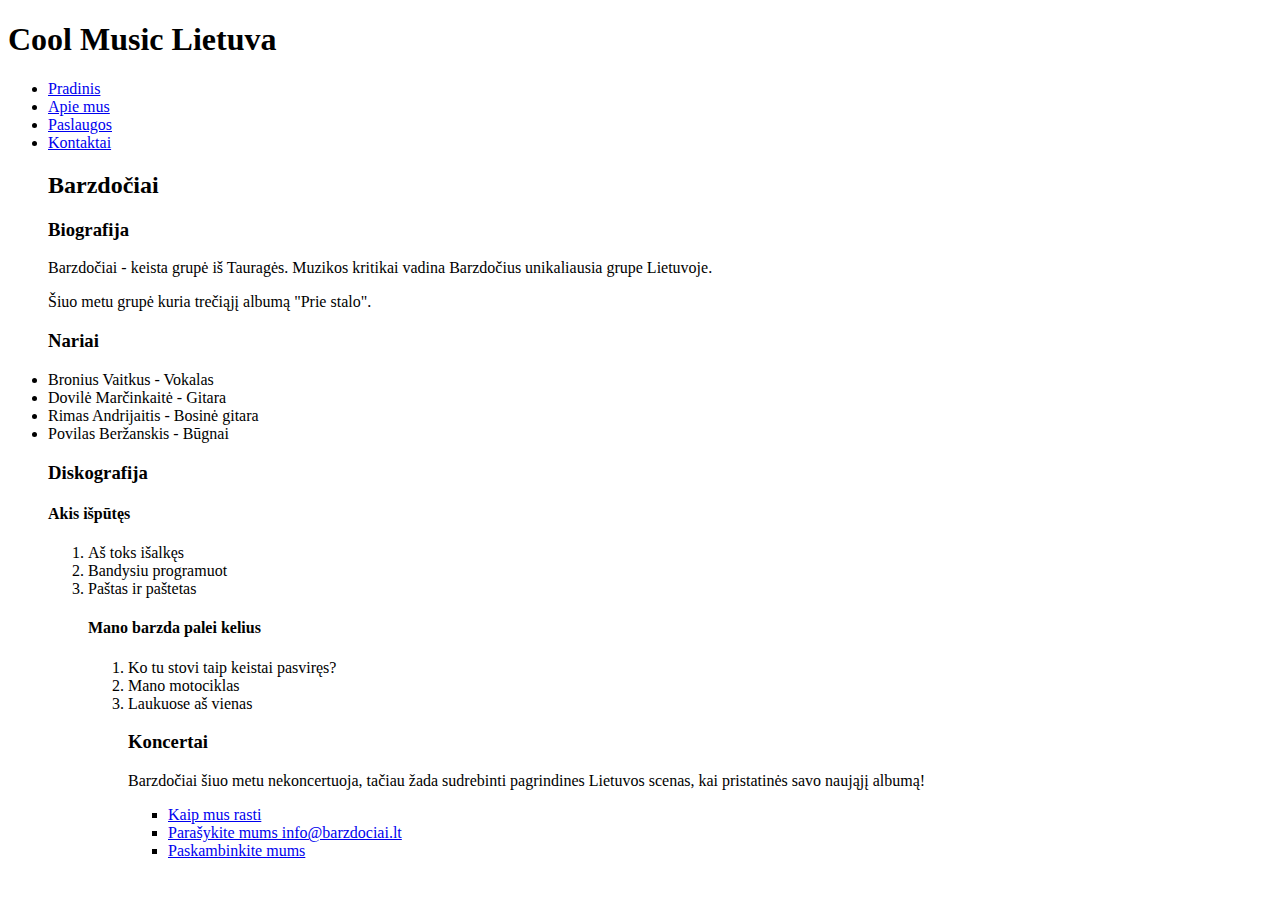
<file: d02/uzduotys/uzduotis01.html>
<!--Užduotis 1: Jus įdarbino muzikos įrašų agentūra Cool Music Lietuva. Kol kas jie turi tik 2 grupes, tačiau jie auga, tad pradėkim. 

1. Teisingai užrašyk doctype, head ir body dalis - įsitikink, kad jų atidarymas ir uždarymas yra teisingose vietose.

2. head dalyje užrašyk charset, viewport, title, description žymes. 

3. Cool Music Lietuva - įmonės pavadinimas yra svarbiausias tekstas šiam puslapiui. Panaudok atitinkamą žymę šiam pavadinimui. Grupės Barzdočiai pavadinimas yra antras pagal svarbą tekstas. Panaudok atitinkamą žymę šiam pavadinimui.

4. Dalys Biografija, Nariai, Diskografija ir Koncertai yra trečios pagal svarbą. Panaudok atitinkamą žymę šiems pavadinimams. Grupė išleido du albumus: Akis išpūtęs ir Mano barzda palei kelius. Pažymėk jų pavadinimus h4 žyme.

5. Panaudok teisingą žymę dviem biografijos paragrafams bei paragrafui apie koncertus. 

6. Panaudok teisingas žymes grupės narių sąrašui ir dainų sąrašams abiejuose albumuose.

Užduotis 2: įsivaizduok, kad mūsų root kataloge yra keturi failai: index.html, apie.html, paslaugos.html ir kontaktai.html 

7. Tarp įmonės ir grupės pavadinimų sukurk nuorodas kiekvienam iš šių puslapių, kad jie atsidarytų tam pačiam lange. Šias nuorodas įtrauk į ul sąrašą.

8. Puslapio apačioje sukurk nuorodą į maps.google.com, kuri atsidarytų naujam lange. Nuorodos tekstas turėtų būti: Kaip mus rasti

9. Užrašyk nuorodą į el. paštą info@barzdociai.lt

10. Užrašyk telefono numerį 861122333 taip, kad paspaudus šią nuorodą telefone būtų galima paskambinti. -->   
<!DOCTYPE html>
<html lang="">
<head>
    <meta charset="utf-8">
    <meta name="viewport" content="width=device-width, initial-scale=1.0">
    <title></title>
    <link rel="stylesheet" href="">
</head>

<body>
<h1>Cool Music Lietuva</h1>
<ul>
    <li> <a href="Pradinis.html" >Pradinis</a> </li>
    <li> <a href="Apie mus" >Apie mus</a> </li>
    <li> <a href="Paslaugos" >Paslaugos</a> </li>
    <li> <a href="Kontaktai" >Kontaktai</a> </li>
<h2>Barzdočiai</h2>
<h3>Biografija</h3>
<p>Barzdočiai - keista grupė iš Tauragės. Muzikos kritikai vadina Barzdočius unikaliausia grupe Lietuvoje.</p>



Šiuo metu grupė kuria trečiąjį albumą "Prie stalo".
<h3>Nariai</h3>
<li>Bronius Vaitkus - Vokalas</li>
<li>Dovilė Marčinkaitė - Gitara</li>
<li>Rimas Andrijaitis - Bosinė gitara</li>
<li>Povilas Beržanskis - Būgnai</li>


<h3>Diskografija</h3>

<h4>Akis išpūtęs</h4>
<ol>
<li>Aš toks išalkęs</li>
<li>Bandysiu programuot</li>
<li>Paštas ir paštetas</li>

<h4>Mano barzda palei kelius</h4>
<ol>
<li>Ko tu stovi taip keistai pasviręs?</li>
<li>Mano motociklas</li>
<li>Laukuose aš vienas</li>

<h3>Koncertai</h3>

<p>Barzdočiai šiuo metu nekoncertuoja, tačiau žada sudrebinti pagrindines Lietuvos scenas, kai pristatinės savo naująjį albumą!</p>
<ul>
    <li> <a href="maps.google.com" target="blank">Kaip mus rasti</a> </li>
    <li> <a href="info@barzdociai.lt" target="blank">Parašykite mums info@barzdociai.lt</a> </li>
    <li> <a href="861122333" target="blank">Paskambinkite mums</a> </li>
</body>
</html>
</file>
<file: d02/d01/cssvariables/basic.css>
html, body {
    margin: 0;
    padding: 0;
}

a {
    text-decoration: none;
}

h1, h2 {
    text-align: center;
    font-size: 36px;
}

#navbar {
    padding: 20px 0;
    font-size: 24px;
}

.grid {
    display: grid;
    grid-template-columns: 200px 200px;
    grid-auto-rows: 140px;
    grid-gap: 20px;
    justify-content: center;
}

a {
    font-size: 28px;
}

#navbar > ul {
    display: flex;
    justify-content: space-evenly;
    margin: 0 auto;
    padding: 0;
    list-style-type: none;
}

p {
    text-align: center;
}

p {
    font-size: 18px;
}

footer {
    position: absolute;
    bottom: 0;
    width: 100%;
}

footer > p {
    font-size: 12px;
}

button {
    margin: 0px auto;
    display: block;
    padding: 5px 10px;
    border: none;
}
</file>
<file: d02/d01/cssvariables/style.css>
:root {
    --red:#ff6f69;
    --beige:#ffeead;
    --yellow:#ffcc5c;
}

.grid{
    --columns:200px 200px;
}

html, body {
    background: var(--beige);
    color: var(--red);
}

h2, p {
    color: var(--red);
}

#navbar  {
    --nav-red:#ff6f19
}
#navbar a {
    color: var(--red);
}

.item {
    --item-yellow:#fffc5c;
--red:#000;
    background: var(--item-yellow);
}

button {
    background: var(--red);
    color: var(--item-yellow);
}
featured{
    --item-yellow:#ffe55b;
    --item-red:#f55664;
}

.grid {
    display: grid;
    grid-template-columns: var(--columns);
    grid-auto-rows: 140px;
    grid-gap: 20px;
    justify-content: center;
}

@media all and (max width: 650px) {.grid{
    --columns:300px;
}
:root {--beige:#ffeead;
}
};
</file>
<file: d03/css-uzduotis01/css-uzduotis01/assets/css/style.css>
/* Pritaikyk CSS stiliu siems HTML elementams. 
KEISTI HTML NEGALIMA. RASOME TIK CSS! 

/* Pakeisti <body> elemento fonine spalva i #bdc3c7*/
body
{background-color: #bdc3c7};

/* Pakeisti <h1> elemento spalva i #9b59b6*/
h1
{color:#9b59b6};

/* Pakeisti visu <h2> elementu spalva i orange */
h2
{color: #da700d };

/* Pakeisti visu <li> elementu spalva i melyna, HEX koda pasirinkite savo (Google colorpicker)*/ 
li
{color:blue}

/* Pakeisti kiekvieno paragrafo fona i geltona*/
p{
    background-color:yellow}

/*Visi input turi buti su remeliu (border: 3px solid red;)*/
input{
    border:3px solid red;
}

/* Visi elementai su klase 'hello', turi balta fona*/

.hello{
    background-color: white;
}
/* Elementas su klase 'special' yra su 2px melynu remeliu, spalvos koda pasirinkite savo (border: 3px solid #XXXXXX;)*/
.special{
    border-color:blue 2px;
}

/*Visu <p> kurie yra <div> viduje, srifto dydis yra 25px (font-size: 25px)*/
div p{
    font-size: 25px;
}

/*BONUS UZDUOTYS*/
/* gali reiketi google pagalbos*/

/*<input> elementai su type="text" atributu turi pilka fona*/
input[type="text"]{background-color: #bdc3c7;
}

/* Abu <p> kurie yra trecio <div> viduje, turi ruzava fona*/


/* Label elementu tekstas yra rasomas didziosiomis raidemis*/
label{
    text-transform: capitalize;}

/* Pirmoji raide elementuose su klase "special" yra zalios spalvos ir 100px dydzio*/

.special::first-letter{
    collor:green;
    font-size:100px};
/* h1 elementu spalva pasikecia i melyna, kai ant ju uzvedama pele */
h1:hover{
    color:blue
}

/* Aplankytos nuorodos <a> yra pilkos spalvos */

a:visited{
    color:grey
};
</file>
<file: d02/d01/figma/figma/malex/Documentation/Offline/assets/css/style.css>
*,:after,:before{box-sizing:border-box;-webkit-font-smoothing:antialiased;-moz-osx-font-smoothing:grayscale;-webkit-tap-highlight-color:transparent;-moz-tap-highlight-color:transparent;text-rendering:optimizeLegibility!important;box-shadow:none;border:none;border-radius:0;outline:0;background-color:transparent;padding:0;margin:0}body{font-family:Raleway,sans-serif;font-weight:400;color:#060606;font-size:16px;min-width:320px}.overflow{overflow:hidden}.clearfix:after,.clearfix:before{content:" ";display:table}.clearfix:after{clear:both}.lf-50 .left{width:50%;padding-right:30px}@media only screen and (max-width:768px){.lf-50 .left{padding-right:0;width:100%}}.lf-50 .right{width:50%}@media only screen and (max-width:768px){.lf-50 .right{width:100%}}.lf-50 .right img{width:100%}.left{float:left}.right{float:right}.main.clearfix aside.left #logo,.main.clearfix aside.left #logo:hover,.two_s,a,a:hover,footer .right p #adveits img,footer .right p #adveits img:hover{-webkit-transition:all .2s ease;-moz-transition:all .2s ease;-o-transition:all .2s ease;transition:all .2s ease}a{text-decoration:none;color:#060606;border-bottom:1px solid #060606}a:hover{opacity:.8}h1{font-size:36px;margin-bottom:25px;width:100%;font-weight:400}@media only screen and (max-width:1024px){h1{font-size:30px}}h2{font-size:30px;border-bottom:1px solid #cfcfcf;padding-bottom:13px;width:100%;font-weight:400}@media only screen and (max-width:1024px){h2{font-size:26px}}h3{font-size:25px;padding-bottom:13px;width:100%;font-weight:400}@media only screen and (max-width:1024px){h3{font-size:20px}}.no-border{border-bottom:0}.main.clearfix aside.left{position:fixed;background:#f8f8f8;width:23%;height:100%;text-align:right;padding-top:60px}@media only screen and (max-width:1024px){.main.clearfix aside.left{position:relative;width:100%;height:auto;padding:20px;text-align:left}}.main.clearfix aside.left #logo{padding-right:45px;padding-bottom:60px}.main.clearfix aside.left #logo a{display:inline-block}.main.clearfix aside.left #logo a:hover{-webkit-transform:scale(1.1);-ms-transform:scale(1.1);transform:scale(1.1)}@media only screen and (max-width:1024px){.main.clearfix aside.left #logo{float:left;padding-bottom:0}}.main.clearfix aside.left #logo a{border-bottom:0}.main.clearfix aside.left .version p{font-size:14px;color:#060606}@media only screen and (max-width:1024px){.main.clearfix aside.left .version p{font-size:12px}}.main.clearfix aside.left #icon-menu{display:none;position:absolute;top:50%;right:20px;transform:translateY(-50%);-webkit-transform:translateY(-50%);-ms-transform:translateY(-50%)}.main.clearfix aside.left #icon-menu .fas{font-size:30px;color:#060606}@media only screen and (max-width:1024px){.main.clearfix aside.left #icon-menu{display:block}}.main.clearfix aside.left #icon-menu.active a .fas:before{content:"\f00d"}@media only screen and (min-width:1024px){.main.clearfix aside.left nav{display:block!important;overflow:scroll;height:100%;padding-bottom:120px;-ms-overflow-style:none;scrollbar-width:none}.main.clearfix aside.left nav::-webkit-scrollbar{display:none}}@media only screen and (max-width:1024px){.main.clearfix aside.left nav{display:none;width:100%;background:#fff;position:absolute;left:0;top:85px;padding-top:20px;padding-right:20px;padding-left:20px}}@media only screen and (max-width:1024px){.main.clearfix aside.left nav ul{max-width:320px}}.main.clearfix aside.left nav ul li{list-style:none;margin-bottom:50px}@media only screen and (max-width:1024px){.main.clearfix aside.left nav ul li{margin-bottom:40px}}@media (max-height:800px){.main.clearfix aside.left nav ul li{margin-bottom:30px}}.main.clearfix aside.left nav ul li a{display:block;font-size:16px;padding-right:45px;border-bottom:0;color:#060606;position:relative;overflow:hidden}.main.clearfix aside.left nav ul li a:hover{opacity:1;font-weight:900}.main.clearfix aside.left nav ul li a:before{content:"";position:absolute;right:0;background-color:#060606;height:100%;width:4px;-webkit-transition-property:transform;transition-property:transform;-webkit-transition-duration:.2s;transition-duration:.2s;-webkit-transition-timing-function:ease-out;transition-timing-function:ease-out;-webkit-transform:translateX(100%);transform:translateX(100%)}.main.clearfix aside.left nav ul li a:hover:before{-webkit-transform:translateX(0);transform:translateX(0)}.main.clearfix aside.left nav ul li a.active{font-weight:900}.main.clearfix aside.left nav ul li a.active:before{-webkit-transform:translateY(0);transform:translateY(0)}.main.clearfix>.right{background:#f8f8f8;width:77%}@media only screen and (max-width:1024px){.main.clearfix>.right{width:100%}}.main.clearfix>.right #wrapper{max-width:1400px;padding-top:60px;padding-left:75px;padding-right:75px}@media only screen and (max-width:1024px){.main.clearfix>.right #wrapper{padding-left:20px;padding-right:20px;width:100%}}section.section{padding-top:60px}@media only screen and (max-width:1024px){section#introduction{padding-top:30px}}section.section p{margin-top:25px;margin-bottom:25px;line-height:30px}section.section p:last-child{margin-bottom:0}section#contacts p:last-child{margin-bottom:25px}section.section p strong{font-weight:700}section.section ul{margin-top:25px;margin-bottom:25px;margin-left:40px}section.section ul:last-child{margin-bottom:0}section.section ul li{line-height:30px}footer .right p{margin-top:25px;margin-bottom:25px}footer .right p #adveits{display:block}footer .right p #adveits img{display:block}footer .right p #adveits img:hover{-webkit-transform:scale(1.1);-ms-transform:scale(1.1);transform:scale(1.1)}@media only screen and (max-width:768px){.main.clearfix>.right img{width:100%}}.main.clearfix>.right #wrapper{padding-top:0}.p-t-60{padding-top:60px}.p-t-70{padding-top:70px}.m-t-15{margin-top:15px!important}.no-m-b{margin-bottom:0!important}.no-m-t{margin-top:0!important}hr{border-bottom:1px solid #cfcfcf}.m-b-500{margin-bottom:500px}@media only screen and (max-width:1024px){.m-b-500{margin-bottom:0}}.section img{width:100%}.m-t-30{margin-top:30px}.snippet{padding:.2em .5em;background-color:#060606;font-family:Consolas,sans-serif;font-size:.8em;color:#fff;line-height:1;white-space:nowrap}section.section ol{margin-top:25px;margin-bottom:25px;margin-left:40px}section.section ol li{line-height:30px}section.section ol li ol{margin-top:0;margin-bottom:0;margin-left:20px}.mt-0{margin-top:0!important}.mb-0{margin-bottom:0!important}
</file>
<file: d02/d01/figma/figma/mykery/Documentation/Offline/assets/css/style.css>
*,:after,:before{box-sizing:border-box;-webkit-font-smoothing:antialiased;-moz-osx-font-smoothing:grayscale;-webkit-tap-highlight-color:transparent;-moz-tap-highlight-color:transparent;text-rendering:optimizeLegibility!important;box-shadow:none;border:none;border-radius:0;outline:0;background-color:transparent;padding:0;margin:0}body{font-family:Raleway,sans-serif;font-weight:400;color:#262626;font-size:16px;min-width:320px}.overflow{overflow:hidden}.clearfix:after,.clearfix:before{content:" ";display:table}.clearfix:after{clear:both}.lf-50 .left{width:50%;padding-right:30px}@media only screen and (max-width:768px){.lf-50 .left{padding-right:0;width:100%}}.lf-50 .right{width:50%}@media only screen and (max-width:768px){.lf-50 .right{width:100%}}.lf-50 .right img{width:100%}.left{float:left}.right{float:right}.main.clearfix aside.left #logo,.main.clearfix aside.left #logo:hover,.two_s,a,a:hover,footer .right p #adveits img,footer .right p #adveits img:hover{-webkit-transition:all .2s ease;-moz-transition:all .2s ease;-o-transition:all .2s ease;transition:all .2s ease}a{text-decoration:none;color:#262626;border-bottom:1px solid #262626}a:hover{opacity:.8}h1{font-size:36px;margin-bottom:25px;width:100%;font-weight:400}@media only screen and (max-width:1024px){h1{font-size:30px}}h2{font-size:30px;border-bottom:1px solid #cfcfcf;padding-bottom:13px;width:100%;font-weight:400}@media only screen and (max-width:1024px){h2{font-size:26px}}h3{font-size:25px;padding-bottom:13px;width:100%;font-weight:400}@media only screen and (max-width:1024px){h3{font-size:20px}}.no-border{border-bottom:0}.main.clearfix aside.left{position:fixed;background:#f0eeea;width:23%;height:100%;text-align:right;padding-top:60px}@media only screen and (max-width:1024px){.main.clearfix aside.left{position:relative;width:100%;height:auto;padding:20px;text-align:left}}.main.clearfix aside.left #logo{padding-right:45px;padding-bottom:60px}.main.clearfix aside.left #logo a{display:inline-block}.main.clearfix aside.left #logo a:hover{-webkit-transform:scale(1.1);-ms-transform:scale(1.1);transform:scale(1.1)}@media only screen and (max-width:1024px){.main.clearfix aside.left #logo{float:left;padding-bottom:0}}.main.clearfix aside.left #logo a{border-bottom:0}.main.clearfix aside.left .version p{font-size:14px;color:#262626}@media only screen and (max-width:1024px){.main.clearfix aside.left .version p{font-size:12px}}.main.clearfix aside.left #icon-menu{display:none;position:absolute;top:50%;right:20px;transform:translateY(-50%);-webkit-transform:translateY(-50%);-ms-transform:translateY(-50%)}.main.clearfix aside.left #icon-menu .fas{font-size:30px;color:#262626}@media only screen and (max-width:1024px){.main.clearfix aside.left #icon-menu{display:block}}.main.clearfix aside.left #icon-menu.active a .fas:before{content:"\f00d"}@media only screen and (min-width:1024px){.main.clearfix aside.left nav{display:block!important;overflow:scroll;height:100%;padding-bottom:120px;-ms-overflow-style:none;scrollbar-width:none}.main.clearfix aside.left nav::-webkit-scrollbar{display:none}}@media only screen and (max-width:1024px){.main.clearfix aside.left nav{display:none;width:100%;background:#f0eeea;position:absolute;left:0;top:85px;padding-top:20px;padding-right:20px;padding-left:20px}}@media only screen and (max-width:1024px){.main.clearfix aside.left nav ul{max-width:320px}}.main.clearfix aside.left nav ul li{list-style:none;margin-bottom:50px}@media only screen and (max-width:1024px){.main.clearfix aside.left nav ul li{margin-bottom:40px}}@media (max-height:800px){.main.clearfix aside.left nav ul li{margin-bottom:30px}}.main.clearfix aside.left nav ul li a{display:block;font-size:16px;padding-right:45px;border-bottom:0;color:#262626;position:relative;overflow:hidden}.main.clearfix aside.left nav ul li a:hover{opacity:1;font-weight:900}.main.clearfix aside.left nav ul li a:before{content:"";position:absolute;right:0;background-color:#262626;height:100%;width:4px;-webkit-transition-property:transform;transition-property:transform;-webkit-transition-duration:.2s;transition-duration:.2s;-webkit-transition-timing-function:ease-out;transition-timing-function:ease-out;-webkit-transform:translateX(100%);transform:translateX(100%)}.main.clearfix aside.left nav ul li a:hover:before{-webkit-transform:translateX(0);transform:translateX(0)}.main.clearfix aside.left nav ul li a.active{font-weight:900}.main.clearfix aside.left nav ul li a.active:before{-webkit-transform:translateY(0);transform:translateY(0)}.main.clearfix>.right{background:#f0eeea;width:77%}@media only screen and (max-width:1024px){.main.clearfix>.right{width:100%}}.main.clearfix>.right #wrapper{max-width:1400px;padding-top:60px;padding-left:75px;padding-right:75px}@media only screen and (max-width:1024px){.main.clearfix>.right #wrapper{padding-left:20px;padding-right:20px;width:100%}}section.section{padding-top:60px}@media only screen and (max-width:1024px){section#introduction{padding-top:30px}}section.section p{margin-top:25px;margin-bottom:25px;line-height:30px}section.section p:last-child{margin-bottom:0}section#contacts p:last-child{margin-bottom:25px}section.section p strong{font-weight:700}section.section ul{margin-top:25px;margin-bottom:25px;margin-left:40px}section.section ul:last-child{margin-bottom:0}section.section ul li{line-height:30px}footer .right p{margin-top:25px;margin-bottom:25px}footer .right p #adveits{display:block}footer .right p #adveits img{display:block}footer .right p #adveits img:hover{-webkit-transform:scale(1.1);-ms-transform:scale(1.1);transform:scale(1.1)}@media only screen and (max-width:768px){.main.clearfix>.right img{width:100%}}.main.clearfix>.right #wrapper{padding-top:0}.p-t-60{padding-top:60px}.p-t-70{padding-top:70px}.m-t-15{margin-top:15px!important}.no-m-b{margin-bottom:0!important}.no-m-t{margin-top:0!important}hr{border-bottom:1px solid #cfcfcf}.m-b-500{margin-bottom:500px}@media only screen and (max-width:1024px){.m-b-500{margin-bottom:0}}.section img{width:100%}.m-t-30{margin-top:30px}.snippet{padding:.2em .5em;background-color:#262626;font-family:Consolas,sans-serif;font-size:.8em;color:#fff;line-height:1;white-space:nowrap}section.section ol{margin-top:25px;margin-bottom:25px;margin-left:40px}section.section ol li{line-height:30px}section.section ol li ol{margin-top:0;margin-bottom:0;margin-left:20px}.mt-0{margin-top:0!important}.mb-0{margin-bottom:0!important}
</file>
<file: d02/d01/figma/figma/olum/Documentation/Offline/assets/css/style.css>
*,:after,:before{box-sizing:border-box;-webkit-font-smoothing:antialiased;-moz-osx-font-smoothing:grayscale;-webkit-tap-highlight-color:transparent;-moz-tap-highlight-color:transparent;text-rendering:optimizeLegibility!important;box-shadow:none;border:none;border-radius:0;outline:0;background-color:transparent;padding:0;margin:0}body{font-family:Raleway,sans-serif;font-weight:400;color:#050A3A;font-size:16px;min-width:320px}.overflow{overflow:hidden}.clearfix:after,.clearfix:before{content:" ";display:table}.clearfix:after{clear:both}.lf-50 .left{width:50%;padding-right:30px}@media only screen and (max-width:768px){.lf-50 .left{padding-right:0;width:100%}}.lf-50 .right{width:50%}@media only screen and (max-width:768px){.lf-50 .right{width:100%}}.lf-50 .right img{width:100%}.left{float:left}.right{float:right}.main.clearfix aside.left #logo,.main.clearfix aside.left #logo:hover,.two_s,a,a:hover,footer .right p #adveits img,footer .right p #adveits img:hover{-webkit-transition:all .2s ease;-moz-transition:all .2s ease;-o-transition:all .2s ease;transition:all .2s ease}a{text-decoration:none;color:#050A3A;border-bottom:1px solid #050A3A}a:hover{opacity:.8}h1{font-size:36px;margin-bottom:25px;width:100%;font-weight:400}@media only screen and (max-width:1024px){h1{font-size:30px}}h2{font-size:30px;border-bottom:1px solid #cfcfcf;padding-bottom:13px;width:100%;font-weight:400}@media only screen and (max-width:1024px){h2{font-size:26px}}h3{font-size:25px;padding-bottom:13px;width:100%;font-weight:400}@media only screen and (max-width:1024px){h3{font-size:20px}}.no-border{border-bottom:0}.main.clearfix aside.left{position:fixed;background:#fff;width:23%;height:100%;text-align:right;padding-top:60px}@media only screen and (max-width:1024px){.main.clearfix aside.left{position:relative;width:100%;height:auto;padding:20px;text-align:left}}.main.clearfix aside.left #logo{padding-right:45px;padding-bottom:60px}.main.clearfix aside.left #logo a{display:inline-block}.main.clearfix aside.left #logo a:hover{-webkit-transform:scale(1.1);-ms-transform:scale(1.1);transform:scale(1.1)}@media only screen and (max-width:1024px){.main.clearfix aside.left #logo{float:left;padding-bottom:0}}.main.clearfix aside.left #logo a{border-bottom:0}.main.clearfix aside.left .version p{font-size:14px;color:#050A3A}@media only screen and (max-width:1024px){.main.clearfix aside.left .version p{font-size:12px}}.main.clearfix aside.left #icon-menu{display:none;position:absolute;top:50%;right:20px;transform:translateY(-50%);-webkit-transform:translateY(-50%);-ms-transform:translateY(-50%)}.main.clearfix aside.left #icon-menu .fas{font-size:30px;color:#050A3A}@media only screen and (max-width:1024px){.main.clearfix aside.left #icon-menu{display:block}}.main.clearfix aside.left #icon-menu.active a .fas:before{content:"\f00d"}@media only screen and (min-width:1024px){.main.clearfix aside.left nav{display:block!important;overflow:scroll;height:100%;padding-bottom:120px;-ms-overflow-style:none;scrollbar-width:none}.main.clearfix aside.left nav::-webkit-scrollbar{display:none}}@media only screen and (max-width:1024px){.main.clearfix aside.left nav{display:none;width:100%;background:#fff;position:absolute;left:0;top:85px;padding-top:20px;padding-right:20px;padding-left:20px}}@media only screen and (max-width:1024px){.main.clearfix aside.left nav ul{max-width:320px}}.main.clearfix aside.left nav ul li{list-style:none;margin-bottom:50px}@media only screen and (max-width:1024px){.main.clearfix aside.left nav ul li{margin-bottom:40px}}@media (max-height:800px){.main.clearfix aside.left nav ul li{margin-bottom:30px}}.main.clearfix aside.left nav ul li a{display:block;font-size:16px;padding-right:45px;border-bottom:0;color:#050A3A;position:relative;overflow:hidden}.main.clearfix aside.left nav ul li a:hover{opacity:1;font-weight:900}.main.clearfix aside.left nav ul li a:before{content:"";position:absolute;right:0;background-color:#fff;height:100%;width:4px;-webkit-transition-property:transform;transition-property:transform;-webkit-transition-duration:.2s;transition-duration:.2s;-webkit-transition-timing-function:ease-out;transition-timing-function:ease-out;-webkit-transform:translateX(100%);transform:translateX(100%)}.main.clearfix aside.left nav ul li a:hover:before{-webkit-transform:translateX(0);transform:translateX(0)}.main.clearfix aside.left nav ul li a.active{font-weight:900}.main.clearfix aside.left nav ul li a.active:before{-webkit-transform:translateY(0);transform:translateY(0)}.main.clearfix>.right{background:#fff;width:77%}@media only screen and (max-width:1024px){.main.clearfix>.right{width:100%}}.main.clearfix>.right #wrapper{max-width:1400px;padding-top:60px;padding-left:75px;padding-right:75px}@media only screen and (max-width:1024px){.main.clearfix>.right #wrapper{padding-left:20px;padding-right:20px;width:100%}}section.section{padding-top:60px}@media only screen and (max-width:1024px){section#introduction{padding-top:30px}}section.section p{margin-top:25px;margin-bottom:25px;line-height:30px}section.section p:last-child{margin-bottom:0}section#contacts p:last-child{margin-bottom:25px}section.section p strong{font-weight:700}section.section ul{margin-top:25px;margin-bottom:25px;margin-left:40px}section.section ul:last-child{margin-bottom:0}section.section ul li{line-height:30px}footer .right p{margin-top:25px;margin-bottom:25px}footer .right p #adveits{display:block}footer .right p #adveits img{display:block}footer .right p #adveits img:hover{-webkit-transform:scale(1.1);-ms-transform:scale(1.1);transform:scale(1.1)}@media only screen and (max-width:768px){.main.clearfix>.right img{width:100%}}.main.clearfix>.right #wrapper{padding-top:0}.p-t-60{padding-top:60px}.p-t-70{padding-top:70px}.m-t-15{margin-top:15px!important}.no-m-b{margin-bottom:0!important}.no-m-t{margin-top:0!important}hr{border-bottom:1px solid #cfcfcf}.m-b-500{margin-bottom:500px}@media only screen and (max-width:1024px){.m-b-500{margin-bottom:0}}.section img{width:100%}.m-t-30{margin-top:30px}.snippet{padding:.2em .5em;background-color:#050A3A;font-family:Consolas,sans-serif;font-size:.8em;color:#fff;line-height:1;white-space:nowrap}section.section ol{margin-top:25px;margin-bottom:25px;margin-left:40px}section.section ol li{line-height:30px}section.section ol li ol{margin-top:0;margin-bottom:0;margin-left:20px}.mt-0{margin-top:0!important}.mb-0{margin-bottom:0!important}
</file>
